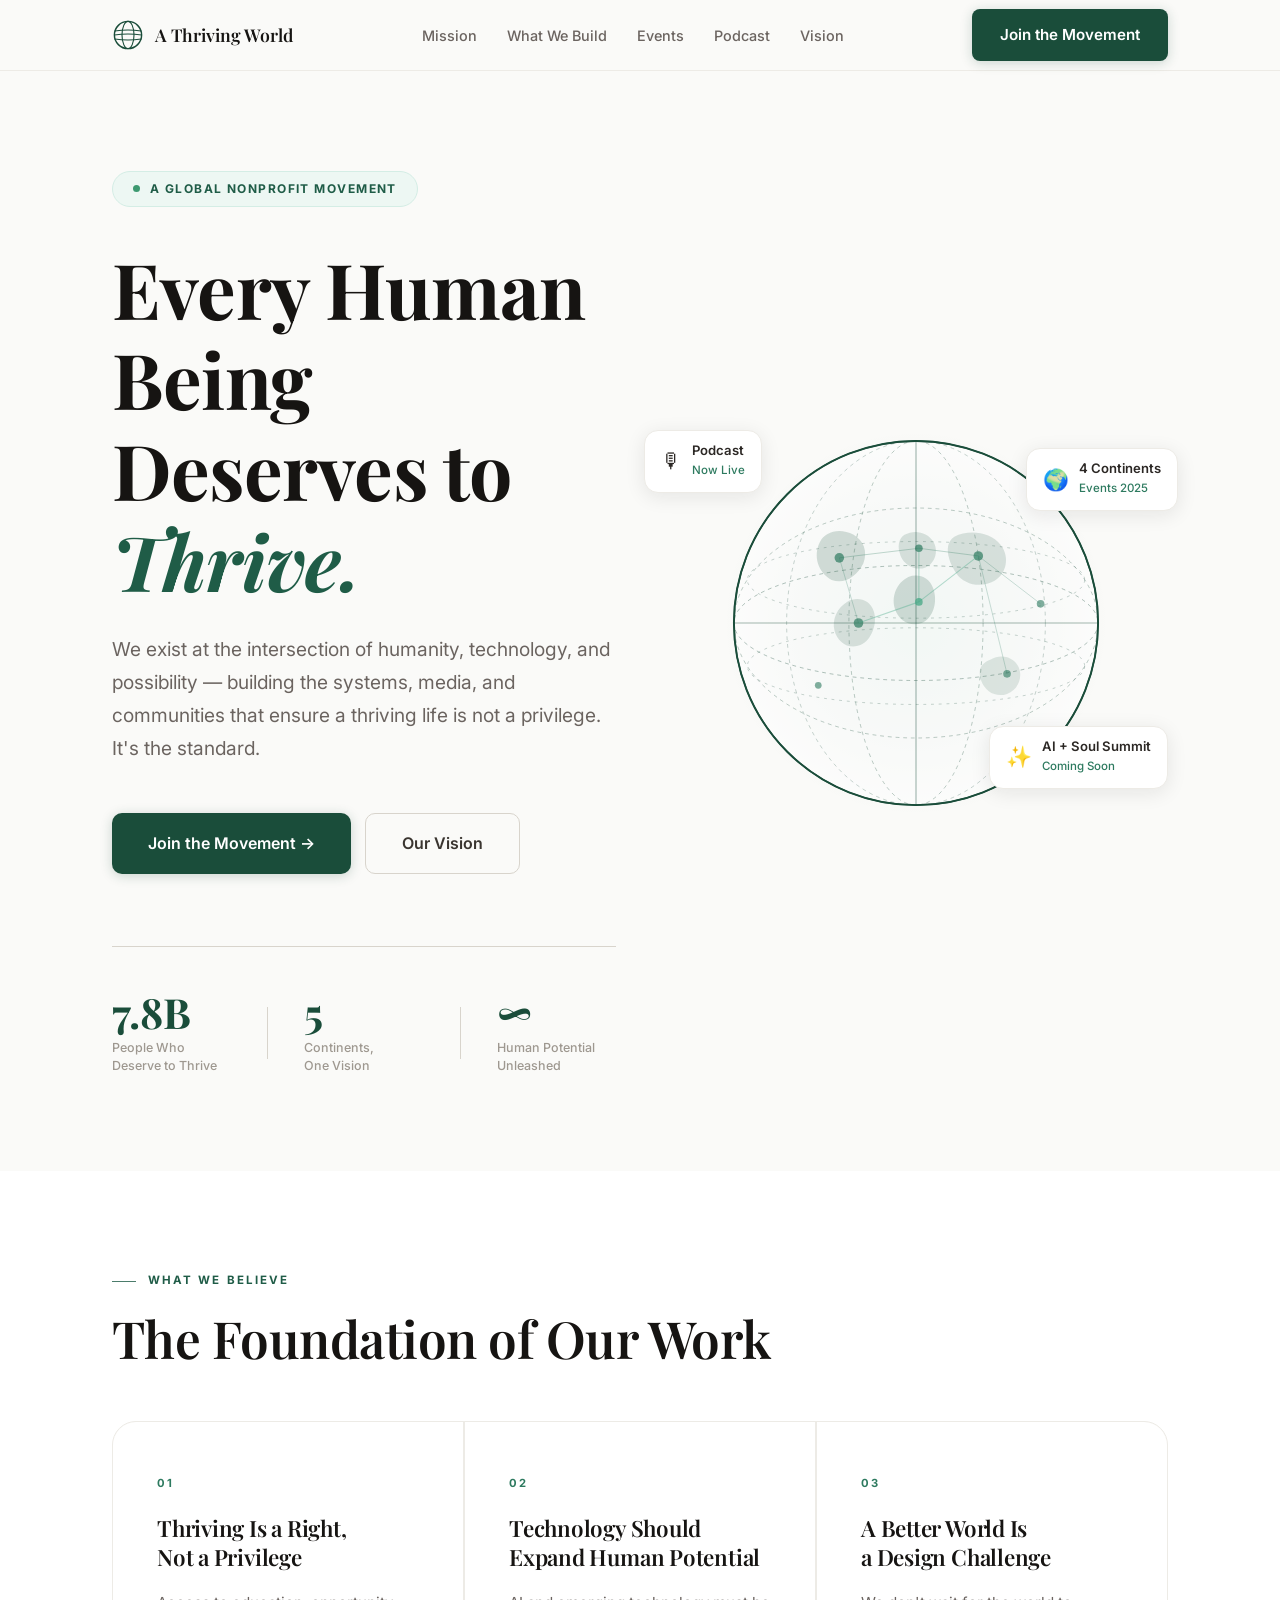
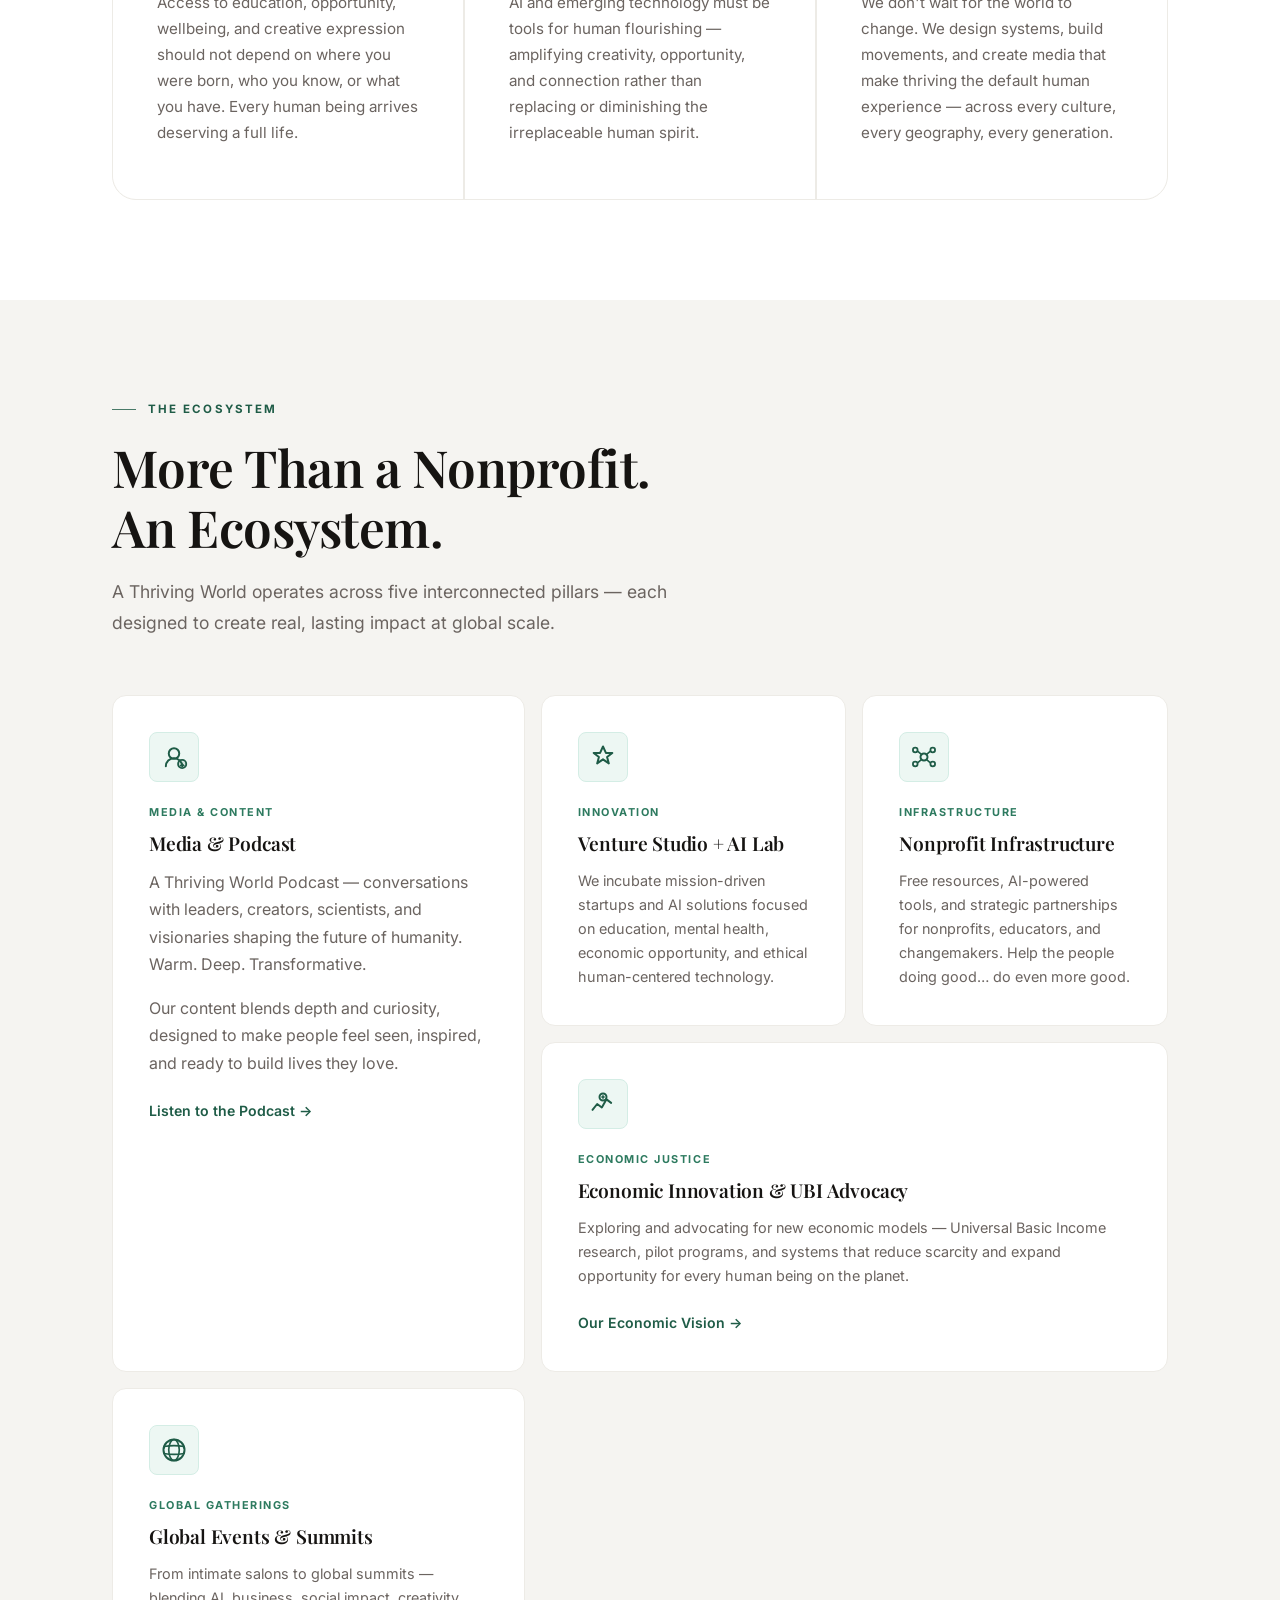
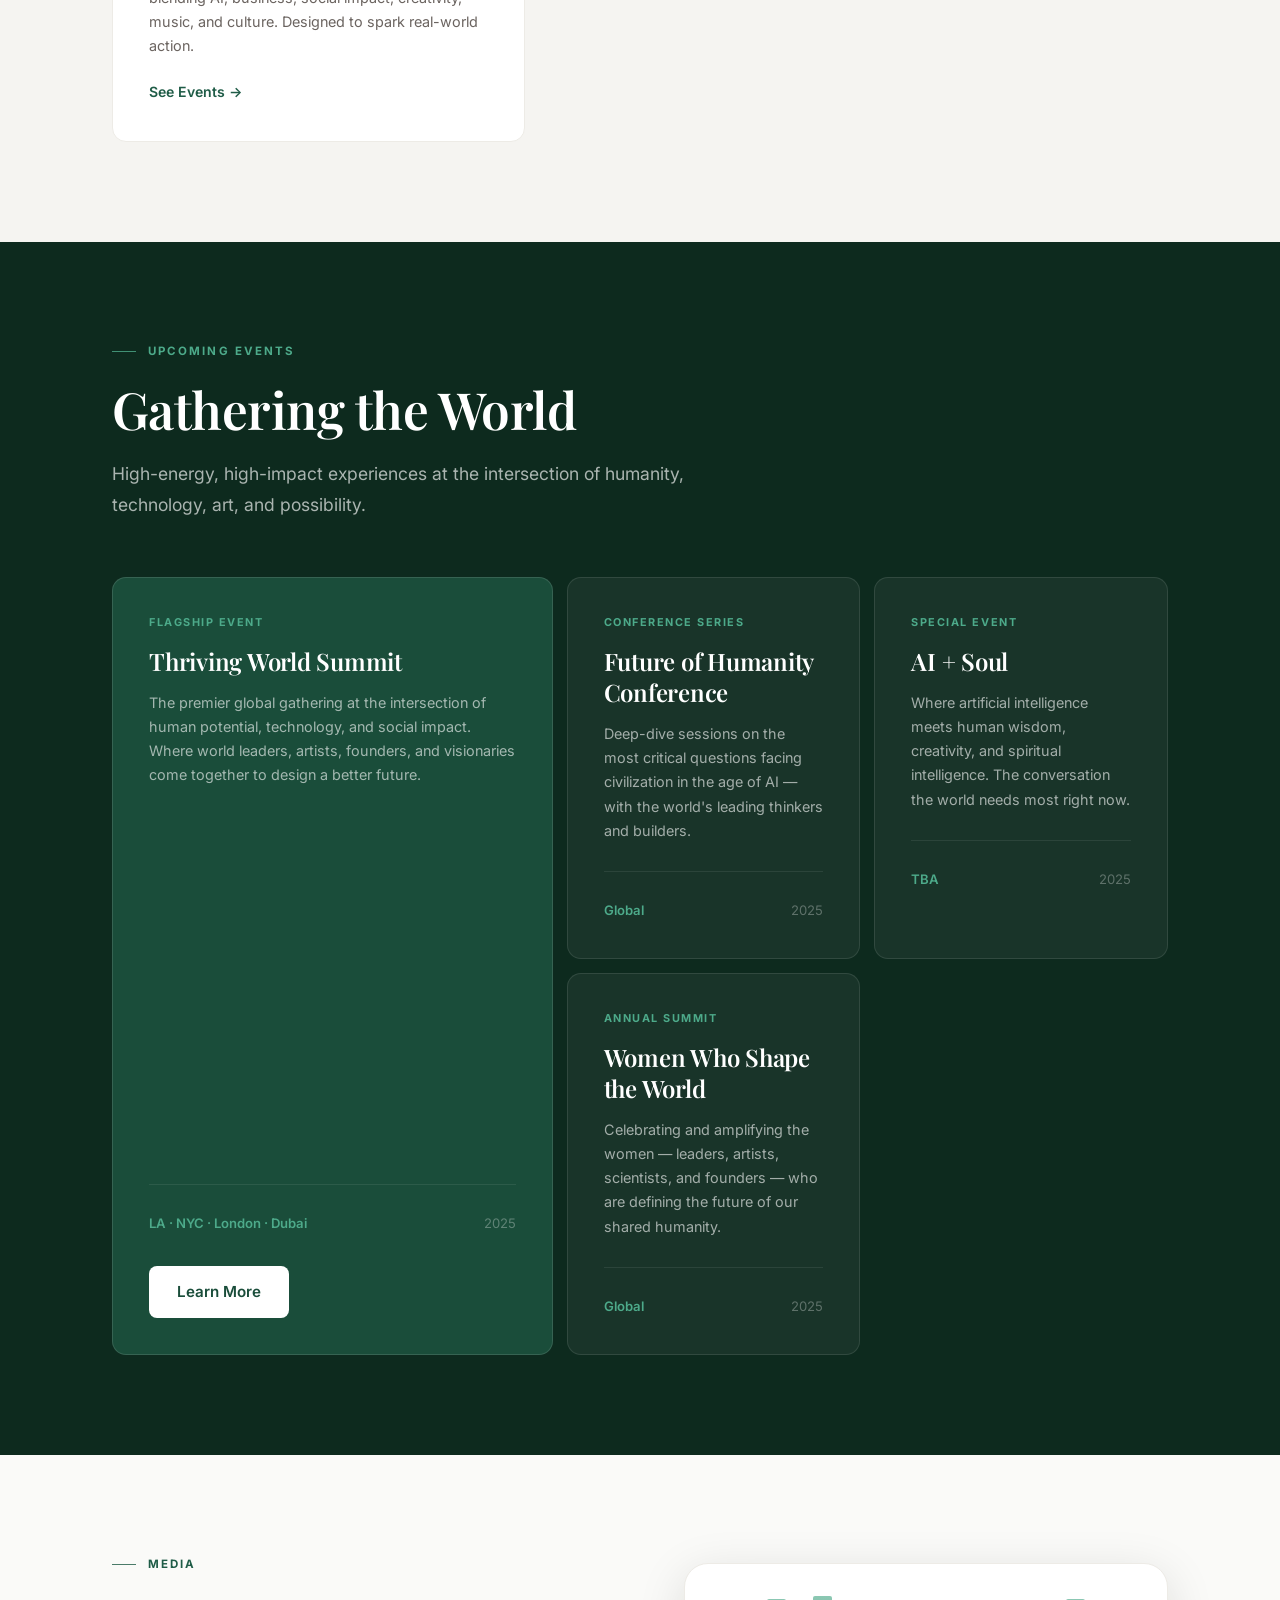
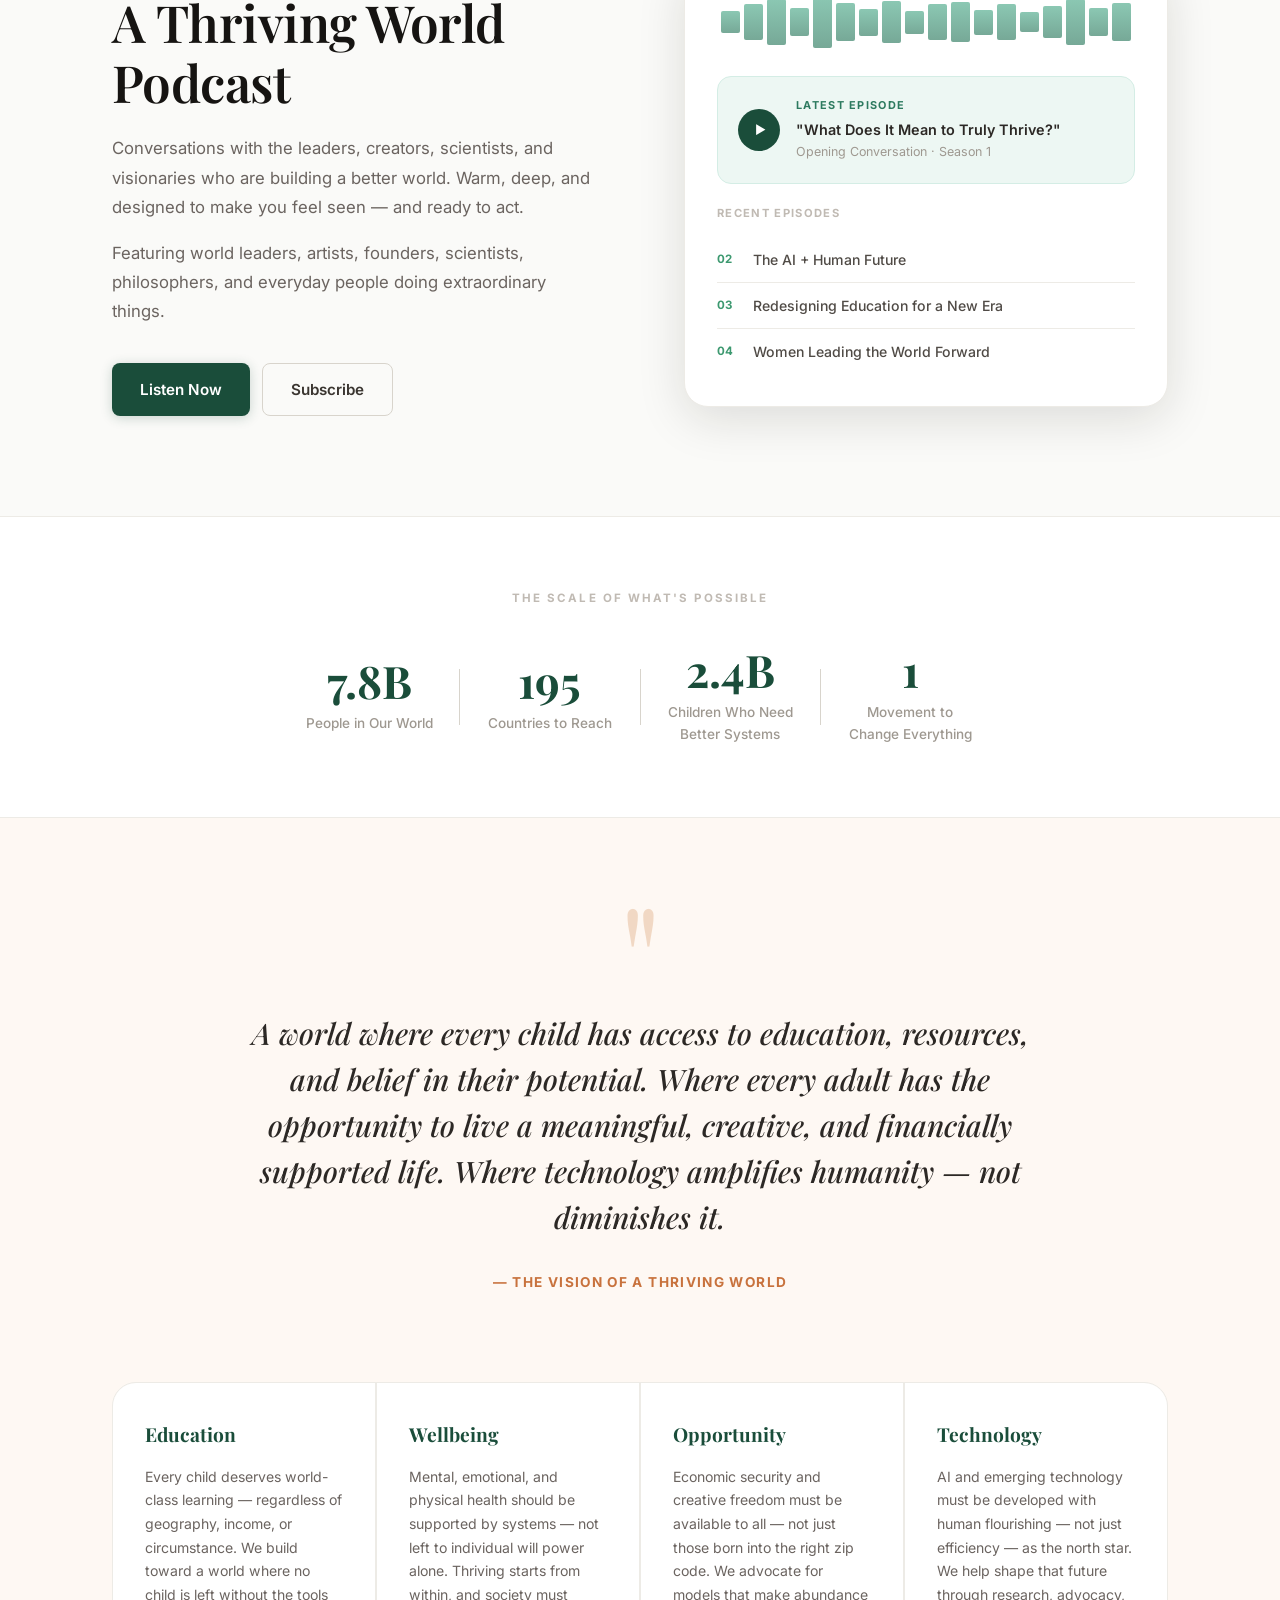
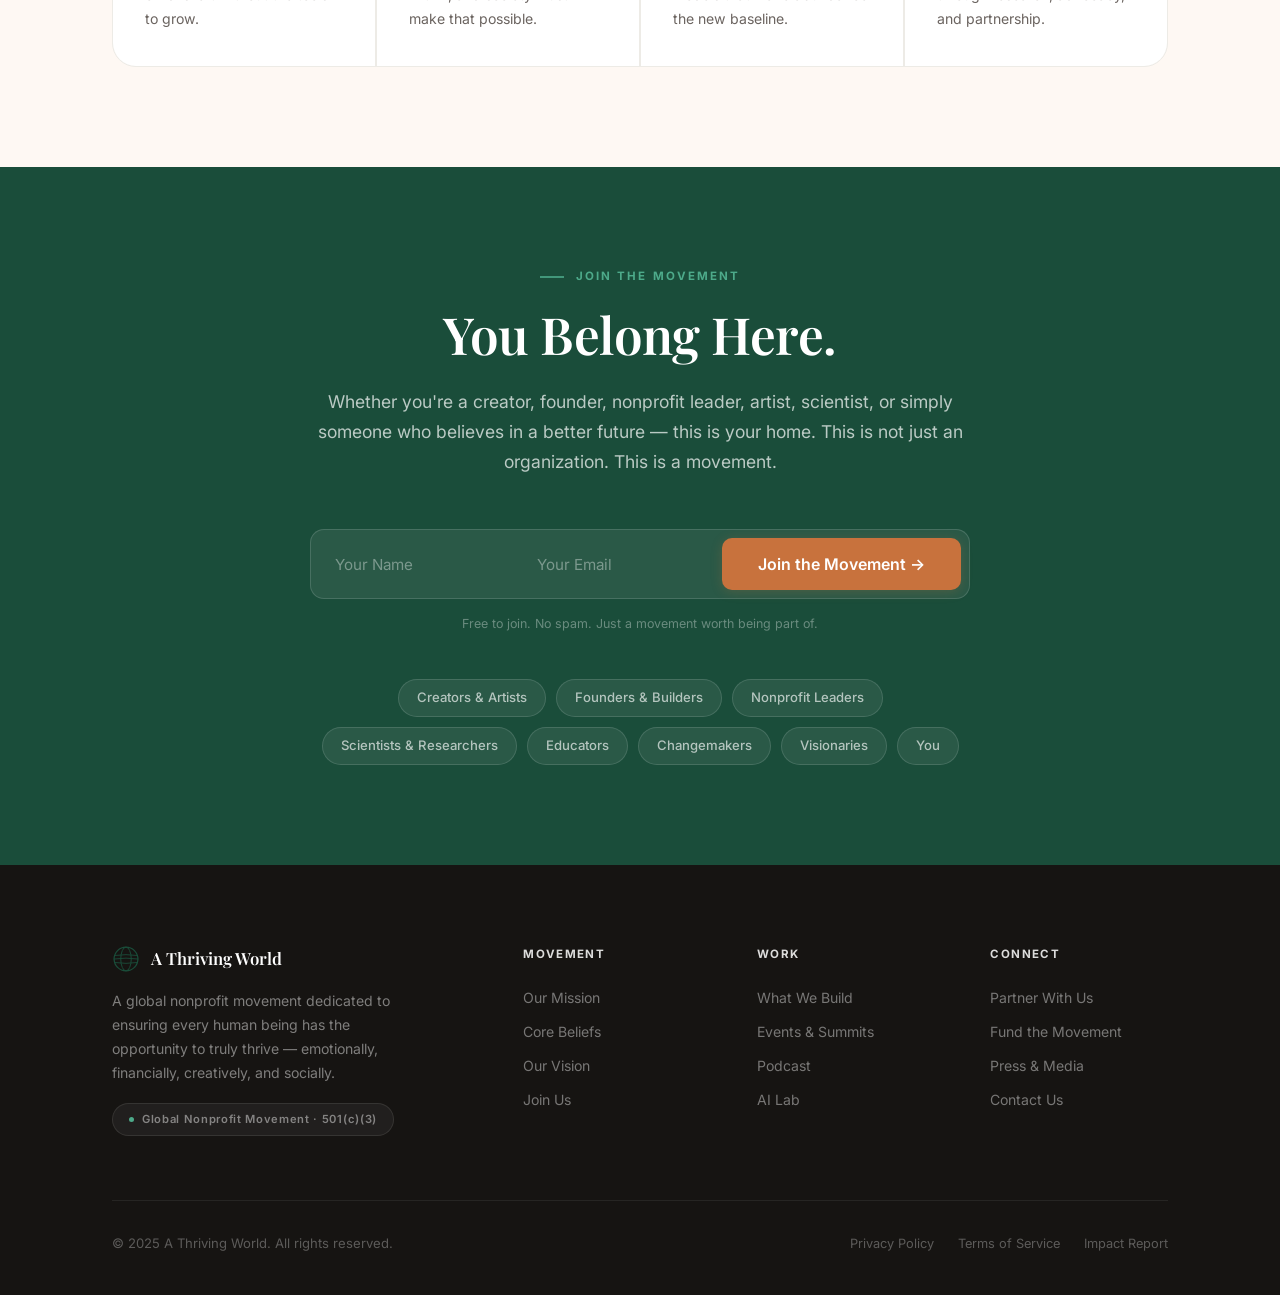
<file: index.html>
<!DOCTYPE html>
<html lang="en">
<head>
  <meta charset="UTF-8" />
  <meta name="viewport" content="width=device-width, initial-scale=1.0" />
  <title>A Thriving World — A Global Movement for Human Flourishing</title>
  <meta name="description" content="A Thriving World is a global nonprofit movement dedicated to one bold idea: that every human being deserves the opportunity not just to survive—but to truly thrive." />
  <meta property="og:title" content="A Thriving World — A Global Movement for Human Flourishing" />
  <meta property="og:description" content="We exist at the intersection of humanity, technology, and possibility — building systems, media, and communities that ensure a thriving life is the standard." />
  <meta property="og:type" content="website" />
  <link rel="stylesheet" href="thriving-world.css" />
  <link rel="icon" href="thriving-world-logo.svg" type="image/svg+xml" />
</head>
<body>

<!-- ─── Navigation ─── -->
<nav class="nav">
  <div class="container">
    <div class="nav-inner">
      <a href="/" class="nav-logo">
        <img src="thriving-world-logo.svg" class="logo-icon" width="32" height="32" alt="A Thriving World" />
        A Thriving World
      </a>
      <ul class="nav-links">
        <li><a href="#mission">Mission</a></li>
        <li><a href="#ecosystem">What We Build</a></li>
        <li><a href="#events">Events</a></li>
        <li><a href="#podcast">Podcast</a></li>
        <li><a href="#vision">Vision</a></li>
      </ul>
      <div class="nav-cta">
        <a href="#join" class="btn btn-primary">Join the Movement</a>
        <button class="hamburger" id="hamburger" aria-label="Open menu">
          <span></span><span></span><span></span>
        </button>
      </div>
    </div>
  </div>
  <div class="mobile-menu" id="mobileMenu">
    <a href="#mission">Mission</a>
    <a href="#ecosystem">What We Build</a>
    <a href="#events">Events</a>
    <a href="#podcast">Podcast</a>
    <a href="#vision">Vision</a>
    <a href="#join" class="btn btn-primary">Join the Movement</a>
  </div>
</nav>

<!-- ─── Hero ─── -->
<section class="hero" id="hero">
  <div class="container">
    <div class="hero-inner">
      <div class="hero-content">
        <div class="hero-eyebrow">
          <span class="pulse-dot"></span>
          A Global Nonprofit Movement
        </div>
        <h1>Every Human Being<br>Deserves to <span class="hero-highlight">Thrive.</span></h1>
        <p class="hero-desc">
          We exist at the intersection of humanity, technology, and possibility — building the systems, media, and communities that ensure a thriving life is not a privilege. It's the standard.
        </p>
        <div class="hero-actions">
          <a href="#join" class="btn btn-primary btn-lg">Join the Movement →</a>
          <a href="#mission" class="btn btn-outline btn-lg">Our Vision</a>
        </div>
        <div class="hero-stats">
          <div class="hero-stat">
            <div class="stat-number">7.8B</div>
            <div class="stat-label">People Who<br>Deserve to Thrive</div>
          </div>
          <div class="stat-divider"></div>
          <div class="hero-stat">
            <div class="stat-number">5</div>
            <div class="stat-label">Continents,<br>One Vision</div>
          </div>
          <div class="stat-divider"></div>
          <div class="hero-stat">
            <div class="stat-number">∞</div>
            <div class="stat-label">Human Potential<br>Unleashed</div>
          </div>
        </div>
      </div>

      <!-- Hero Globe Visual -->
      <div class="hero-visual" aria-hidden="true">
        <svg class="hero-globe-svg" viewBox="0 0 480 480" fill="none" xmlns="http://www.w3.org/2000/svg">
          <!-- Glow -->
          <circle cx="240" cy="240" r="200" fill="url(#globeGlow)" opacity="0.5"/>
          <!-- Main globe circle -->
          <circle cx="240" cy="240" r="190" stroke="#1A4D3A" stroke-width="1.5" fill="white" fill-opacity="0.6"/>
          <!-- Latitude lines -->
          <ellipse cx="240" cy="240" rx="190" ry="60" stroke="#1A4D3A" stroke-width="1" stroke-dasharray="4 4" opacity="0.35"/>
          <ellipse cx="240" cy="240" rx="190" ry="120" stroke="#1A4D3A" stroke-width="1" stroke-dasharray="4 4" opacity="0.3"/>
          <line x1="50" y1="240" x2="430" y2="240" stroke="#1A4D3A" stroke-width="1.2" opacity="0.4"/>
          <ellipse cx="240" cy="195" rx="176" ry="40" stroke="#1A4D3A" stroke-width="1" stroke-dasharray="3 5" opacity="0.25"/>
          <ellipse cx="240" cy="285" rx="176" ry="40" stroke="#1A4D3A" stroke-width="1" stroke-dasharray="3 5" opacity="0.25"/>
          <!-- Meridian lines -->
          <ellipse cx="240" cy="240" rx="70" ry="190" stroke="#1A4D3A" stroke-width="1" stroke-dasharray="4 4" opacity="0.3"/>
          <ellipse cx="240" cy="240" rx="135" ry="190" stroke="#1A4D3A" stroke-width="1" stroke-dasharray="4 4" opacity="0.25"/>
          <line x1="240" y1="50" x2="240" y2="430" stroke="#1A4D3A" stroke-width="1.2" opacity="0.4"/>
          <!-- Continent shapes (abstract) -->
          <!-- North America -->
          <path d="M140 155 C145 145 160 140 175 148 C185 154 190 165 185 178 C178 192 165 200 152 195 C138 188 132 170 140 155Z" fill="#1A4D3A" opacity="0.18"/>
          <!-- Europe/Africa -->
          <path d="M228 148 C238 142 252 145 258 155 C264 165 260 178 250 182 C240 186 228 180 224 170 C220 160 222 152 228 148Z" fill="#1A4D3A" opacity="0.15"/>
          <path d="M232 192 C242 188 254 192 258 204 C263 218 258 235 246 240 C234 244 222 238 218 225 C214 212 220 198 232 192Z" fill="#1A4D3A" opacity="0.18"/>
          <!-- Asia -->
          <path d="M280 150 C295 142 318 145 328 158 C338 170 335 188 322 196 C308 204 290 200 282 188 C274 176 268 158 280 150Z" fill="#1A4D3A" opacity="0.15"/>
          <!-- Australia -->
          <path d="M318 278 C328 272 342 275 347 286 C352 297 346 310 335 314 C324 318 312 312 308 300 C304 288 308 282 318 278Z" fill="#1A4D3A" opacity="0.13"/>
          <!-- South America -->
          <path d="M168 218 C178 212 192 215 196 228 C200 240 194 258 182 263 C170 268 158 260 155 248 C152 236 158 224 168 218Z" fill="#1A4D3A" opacity="0.15"/>
          <!-- Connection nodes (people around the world) -->
          <circle cx="160" cy="172" r="5" fill="#2D7A5F" opacity="0.7"/>
          <circle cx="243" cy="162" r="4" fill="#2D7A5F" opacity="0.7"/>
          <circle cx="305" cy="170" r="5" fill="#2D7A5F" opacity="0.7"/>
          <circle cx="335" cy="293" r="4" fill="#2D7A5F" opacity="0.6"/>
          <circle cx="180" cy="240" r="5" fill="#2D7A5F" opacity="0.7"/>
          <circle cx="243" cy="218" r="4" fill="#4DAA8A" opacity="0.8"/>
          <circle cx="138" cy="305" r="3.5" fill="#2D7A5F" opacity="0.6"/>
          <circle cx="370" cy="220" r="4" fill="#2D7A5F" opacity="0.6"/>
          <!-- Connection lines between nodes -->
          <line x1="160" y1="172" x2="243" y2="162" stroke="#2D7A5F" stroke-width="1" opacity="0.3"/>
          <line x1="243" y1="162" x2="305" y2="170" stroke="#2D7A5F" stroke-width="1" opacity="0.3"/>
          <line x1="160" y1="172" x2="180" y2="240" stroke="#2D7A5F" stroke-width="1" opacity="0.25"/>
          <line x1="305" y1="170" x2="335" y2="293" stroke="#2D7A5F" stroke-width="1" opacity="0.25"/>
          <line x1="243" y1="218" x2="180" y2="240" stroke="#4DAA8A" stroke-width="1.2" opacity="0.4"/>
          <line x1="243" y1="218" x2="305" y2="170" stroke="#4DAA8A" stroke-width="1.2" opacity="0.4"/>
          <line x1="243" y1="218" x2="243" y2="162" stroke="#4DAA8A" stroke-width="1.2" opacity="0.35"/>
          <line x1="305" y1="170" x2="370" y2="220" stroke="#2D7A5F" stroke-width="1" opacity="0.25"/>
          <!-- Globe outer ring -->
          <circle cx="240" cy="240" r="190" stroke="#1A4D3A" stroke-width="2" fill="none"/>
          <!-- Defs -->
          <defs>
            <radialGradient id="globeGlow" cx="50%" cy="50%" r="50%">
              <stop offset="0%" stop-color="#4DAA8A" stop-opacity="0.3"/>
              <stop offset="100%" stop-color="#1A4D3A" stop-opacity="0"/>
            </radialGradient>
          </defs>
        </svg>

        <!-- Floating cards around the globe -->
        <div class="hero-float-card hero-float-card--tl">
          <div class="hfc-icon">🎙</div>
          <div class="hfc-text">
            <div class="hfc-label">Podcast</div>
            <div class="hfc-sub">Now Live</div>
          </div>
        </div>
        <div class="hero-float-card hero-float-card--tr">
          <div class="hfc-icon">🌍</div>
          <div class="hfc-text">
            <div class="hfc-label">4 Continents</div>
            <div class="hfc-sub">Events 2025</div>
          </div>
        </div>
        <div class="hero-float-card hero-float-card--br">
          <div class="hfc-icon">✨</div>
          <div class="hfc-text">
            <div class="hfc-label">AI + Soul Summit</div>
            <div class="hfc-sub">Coming Soon</div>
          </div>
        </div>
      </div>
    </div>
  </div>
</section>

<!-- ─── Mission / Beliefs ─── -->
<section class="beliefs" id="mission">
  <div class="container">
    <div class="section-eyebrow">What We Believe</div>
    <h2 class="section-title">The Foundation of Our Work</h2>
    <div class="beliefs-grid">
      <div class="belief-card">
        <div class="belief-number">01</div>
        <h3>Thriving Is a Right,<br>Not a Privilege</h3>
        <p>Access to education, opportunity, wellbeing, and creative expression should not depend on where you were born, who you know, or what you have. Every human being arrives deserving a full life.</p>
      </div>
      <div class="belief-card">
        <div class="belief-number">02</div>
        <h3>Technology Should<br>Expand Human Potential</h3>
        <p>AI and emerging technology must be tools for human flourishing — amplifying creativity, opportunity, and connection rather than replacing or diminishing the irreplaceable human spirit.</p>
      </div>
      <div class="belief-card">
        <div class="belief-number">03</div>
        <h3>A Better World Is<br>a Design Challenge</h3>
        <p>We don't wait for the world to change. We design systems, build movements, and create media that make thriving the default human experience — across every culture, every geography, every generation.</p>
      </div>
    </div>
  </div>
</section>

<!-- ─── What We're Building ─── -->
<section class="ecosystem" id="ecosystem">
  <div class="container">
    <div class="section-eyebrow">The Ecosystem</div>
    <h2 class="section-title">More Than a Nonprofit.<br>An Ecosystem.</h2>
    <p class="section-desc">A Thriving World operates across five interconnected pillars — each designed to create real, lasting impact at global scale.</p>
    <div class="ecosystem-grid">

      <!-- Tall card: Media & Podcast -->
      <div class="eco-card eco-card--tall">
        <div class="eco-icon">
          <svg viewBox="0 0 24 24" fill="none" xmlns="http://www.w3.org/2000/svg">
            <circle cx="12" cy="9" r="4.5" stroke="currentColor" stroke-width="1.7"/>
            <path d="M5 20c0-3.866 3.134-7 7-7s7 3.134 7 7" stroke="currentColor" stroke-width="1.7" stroke-linecap="round"/>
            <circle cx="19" cy="18" r="3.5" fill="currentColor" fill-opacity="0.12" stroke="currentColor" stroke-width="1.6"/>
            <path d="M17.5 19.5l1.5-1.5 1.5 1.5" stroke="currentColor" stroke-width="1.3" stroke-linecap="round" stroke-linejoin="round"/>
          </svg>
        </div>
        <div class="eco-tag">Media &amp; Content</div>
        <h3>Media &amp; Podcast</h3>
        <p>A Thriving World Podcast — conversations with leaders, creators, scientists, and visionaries shaping the future of humanity. Warm. Deep. Transformative.</p>
        <p style="margin-top:16px;">Our content blends depth and curiosity, designed to make people feel seen, inspired, and ready to build lives they love.</p>
        <a href="#podcast" class="eco-link">Listen to the Podcast →</a>
      </div>

      <!-- Venture Studio -->
      <div class="eco-card">
        <div class="eco-icon">
          <svg viewBox="0 0 24 24" fill="none" xmlns="http://www.w3.org/2000/svg">
            <path d="M12 3l2.5 5.5H20l-4.5 3.5 1.5 5.5L12 14l-5 3.5 1.5-5.5L4 8.5h5.5L12 3z" stroke="currentColor" stroke-width="1.7" stroke-linejoin="round"/>
          </svg>
        </div>
        <div class="eco-tag">Innovation</div>
        <h3>Venture Studio + AI Lab</h3>
        <p>We incubate mission-driven startups and AI solutions focused on education, mental health, economic opportunity, and ethical human-centered technology.</p>
      </div>

      <!-- Nonprofit Infrastructure -->
      <div class="eco-card">
        <div class="eco-icon">
          <svg viewBox="0 0 24 24" fill="none" xmlns="http://www.w3.org/2000/svg">
            <circle cx="12" cy="12" r="3" stroke="currentColor" stroke-width="1.7"/>
            <circle cx="4.5" cy="6" r="2" stroke="currentColor" stroke-width="1.5"/>
            <circle cx="19.5" cy="6" r="2" stroke="currentColor" stroke-width="1.5"/>
            <circle cx="4.5" cy="18" r="2" stroke="currentColor" stroke-width="1.5"/>
            <circle cx="19.5" cy="18" r="2" stroke="currentColor" stroke-width="1.5"/>
            <path d="M6.5 7L10 10M14 10l3.5-3M14 14l3.5 3M10 14l-3.5 3" stroke="currentColor" stroke-width="1.4" stroke-linecap="round"/>
          </svg>
        </div>
        <div class="eco-tag">Infrastructure</div>
        <h3>Nonprofit Infrastructure</h3>
        <p>Free resources, AI-powered tools, and strategic partnerships for nonprofits, educators, and changemakers. Help the people doing good… do even more good.</p>
      </div>

      <!-- Economic Innovation — wide -->
      <div class="eco-card eco-card--wide">
        <div class="eco-icon">
          <svg viewBox="0 0 24 24" fill="none" xmlns="http://www.w3.org/2000/svg">
            <path d="M3 17l4-5 4 3 4-7 4 3" stroke="currentColor" stroke-width="1.7" stroke-linecap="round" stroke-linejoin="round"/>
            <circle cx="12" cy="6" r="3" stroke="currentColor" stroke-width="1.7"/>
            <path d="M11 6h2M12 5v2" stroke="currentColor" stroke-width="1.3" stroke-linecap="round"/>
          </svg>
        </div>
        <div class="eco-tag">Economic Justice</div>
        <h3>Economic Innovation &amp; UBI Advocacy</h3>
        <p>Exploring and advocating for new economic models — Universal Basic Income research, pilot programs, and systems that reduce scarcity and expand opportunity for every human being on the planet.</p>
        <a href="#vision" class="eco-link">Our Economic Vision →</a>
      </div>

      <!-- Global Events -->
      <div class="eco-card">
        <div class="eco-icon">
          <svg viewBox="0 0 24 24" fill="none" xmlns="http://www.w3.org/2000/svg">
            <circle cx="12" cy="12" r="9" stroke="currentColor" stroke-width="1.7"/>
            <ellipse cx="12" cy="12" rx="4.5" ry="9" stroke="currentColor" stroke-width="1.4"/>
            <path d="M3.5 9Q12 7.5 20.5 9" stroke="currentColor" stroke-width="1.3" stroke-linecap="round" fill="none"/>
            <path d="M3.5 15Q12 16.5 20.5 15" stroke="currentColor" stroke-width="1.3" stroke-linecap="round" fill="none"/>
          </svg>
        </div>
        <div class="eco-tag">Global Gatherings</div>
        <h3>Global Events &amp; Summits</h3>
        <p>From intimate salons to global summits — blending AI, business, social impact, creativity, music, and culture. Designed to spark real-world action.</p>
        <a href="#events" class="eco-link">See Events →</a>
      </div>

    </div>
  </div>
</section>

<!-- ─── Global Events ─── -->
<section class="events" id="events">
  <div class="container">
    <div class="section-eyebrow light">Upcoming Events</div>
    <h2 class="section-title light">Gathering the World</h2>
    <p class="section-desc light">High-energy, high-impact experiences at the intersection of humanity, technology, art, and possibility.</p>
    <div class="events-grid">

      <div class="event-card event-card--featured">
        <div class="event-label">Flagship Event</div>
        <h3>Thriving World Summit</h3>
        <p>The premier global gathering at the intersection of human potential, technology, and social impact. Where world leaders, artists, founders, and visionaries come together to design a better future.</p>
        <div class="event-meta">
          <span class="event-cities">LA · NYC · London · Dubai</span>
          <span class="event-year">2025</span>
        </div>
        <a href="#join" class="btn btn-white">Learn More</a>
      </div>

      <div class="event-card">
        <div class="event-label">Conference Series</div>
        <h3>Future of Humanity Conference</h3>
        <p>Deep-dive sessions on the most critical questions facing civilization in the age of AI — with the world's leading thinkers and builders.</p>
        <div class="event-meta">
          <span class="event-cities">Global</span>
          <span class="event-year">2025</span>
        </div>
      </div>

      <div class="event-card">
        <div class="event-label">Special Event</div>
        <h3>AI + Soul</h3>
        <p>Where artificial intelligence meets human wisdom, creativity, and spiritual intelligence. The conversation the world needs most right now.</p>
        <div class="event-meta">
          <span class="event-cities">TBA</span>
          <span class="event-year">2025</span>
        </div>
      </div>

      <div class="event-card">
        <div class="event-label">Annual Summit</div>
        <h3>Women Who Shape the World</h3>
        <p>Celebrating and amplifying the women — leaders, artists, scientists, and founders — who are defining the future of our shared humanity.</p>
        <div class="event-meta">
          <span class="event-cities">Global</span>
          <span class="event-year">2025</span>
        </div>
      </div>

    </div>
  </div>
</section>

<!-- ─── Podcast ─── -->
<section class="podcast" id="podcast">
  <div class="container">
    <div class="podcast-inner">
      <div class="podcast-left">
        <div class="section-eyebrow">Media</div>
        <h2>A Thriving World<br>Podcast</h2>
        <p>Conversations with the leaders, creators, scientists, and visionaries who are building a better world. Warm, deep, and designed to make you feel seen — and ready to act.</p>
        <p>Featuring world leaders, artists, founders, scientists, philosophers, and everyday people doing extraordinary things.</p>
        <div class="podcast-actions">
          <a href="#join" class="btn btn-primary">Listen Now</a>
          <a href="#join" class="btn btn-outline">Subscribe</a>
        </div>
      </div>
      <div class="podcast-right">
        <div class="podcast-card">
          <div class="podcast-wave" aria-hidden="true">
            <div class="wave-bar" style="height:42%"></div>
            <div class="wave-bar" style="height:68%"></div>
            <div class="wave-bar" style="height:88%"></div>
            <div class="wave-bar" style="height:55%"></div>
            <div class="wave-bar" style="height:100%"></div>
            <div class="wave-bar" style="height:74%"></div>
            <div class="wave-bar" style="height:52%"></div>
            <div class="wave-bar" style="height:82%"></div>
            <div class="wave-bar" style="height:44%"></div>
            <div class="wave-bar" style="height:68%"></div>
            <div class="wave-bar" style="height:78%"></div>
            <div class="wave-bar" style="height:48%"></div>
            <div class="wave-bar" style="height:70%"></div>
            <div class="wave-bar" style="height:38%"></div>
            <div class="wave-bar" style="height:60%"></div>
            <div class="wave-bar" style="height:88%"></div>
            <div class="wave-bar" style="height:55%"></div>
            <div class="wave-bar" style="height:72%"></div>
          </div>
          <div class="podcast-now-playing">
            <div class="play-btn" role="button" aria-label="Play episode">▶</div>
            <div class="playing-info">
              <div class="playing-episode">Latest Episode</div>
              <div class="playing-title">"What Does It Mean to Truly Thrive?"</div>
              <div class="playing-guest">Opening Conversation · Season 1</div>
            </div>
          </div>
          <div class="podcast-recent">
            <div class="recent-label">Recent Episodes</div>
            <div class="recent-episode">
              <span class="ep-num">02</span>
              <span class="ep-title">The AI + Human Future</span>
            </div>
            <div class="recent-episode">
              <span class="ep-num">03</span>
              <span class="ep-title">Redesigning Education for a New Era</span>
            </div>
            <div class="recent-episode">
              <span class="ep-num">04</span>
              <span class="ep-title">Women Leading the World Forward</span>
            </div>
          </div>
        </div>
      </div>
    </div>
  </div>
</section>

<!-- ─── Credibility Bar ─── -->
<div class="credibility">
  <div class="container">
    <div class="credibility-inner">
      <div class="credibility-label">The Scale of What's Possible</div>
      <div class="credibility-stats">
        <div class="cred-stat">
          <div class="cred-num">7.8B</div>
          <div class="cred-label">People in Our World</div>
        </div>
        <div class="cred-divider"></div>
        <div class="cred-stat">
          <div class="cred-num">195</div>
          <div class="cred-label">Countries to Reach</div>
        </div>
        <div class="cred-divider"></div>
        <div class="cred-stat">
          <div class="cred-num">2.4B</div>
          <div class="cred-label">Children Who Need Better Systems</div>
        </div>
        <div class="cred-divider"></div>
        <div class="cred-stat">
          <div class="cred-num">1</div>
          <div class="cred-label">Movement to Change Everything</div>
        </div>
      </div>
    </div>
  </div>
</div>

<!-- ─── Vision ─── -->
<section class="vision-section" id="vision">
  <div class="container">
    <div class="vision-quote">
      <span class="quote-mark" aria-hidden="true">"</span>
      <blockquote>
        A world where every child has access to education, resources, and belief in their potential. Where every adult has the opportunity to live a meaningful, creative, and financially supported life. Where technology amplifies humanity — not diminishes it.
      </blockquote>
      <cite>— The Vision of A Thriving World</cite>
    </div>
    <div class="vision-pillars">
      <div class="v-pillar">
        <div class="v-pillar-label">Education</div>
        <p>Every child deserves world-class learning — regardless of geography, income, or circumstance. We build toward a world where no child is left without the tools to grow.</p>
      </div>
      <div class="v-pillar">
        <div class="v-pillar-label">Wellbeing</div>
        <p>Mental, emotional, and physical health should be supported by systems — not left to individual will power alone. Thriving starts from within, and society must make that possible.</p>
      </div>
      <div class="v-pillar">
        <div class="v-pillar-label">Opportunity</div>
        <p>Economic security and creative freedom must be available to all — not just those born into the right zip code. We advocate for models that make abundance the new baseline.</p>
      </div>
      <div class="v-pillar">
        <div class="v-pillar-label">Technology</div>
        <p>AI and emerging technology must be developed with human flourishing — not just efficiency — as the north star. We help shape that future through research, advocacy, and partnership.</p>
      </div>
    </div>
  </div>
</section>

<!-- ─── Join the Movement ─── -->
<section class="join-section" id="join">
  <div class="container">
    <div class="join-inner">
      <div class="section-eyebrow light">Join the Movement</div>
      <h2>You Belong Here.</h2>
      <p class="join-desc">Whether you're a creator, founder, nonprofit leader, artist, scientist, or simply someone who believes in a better future — this is your home. This is not just an organization. This is a movement.</p>
      <form class="join-form" id="joinForm">
        <div class="join-form-row">
          <input type="text" placeholder="Your Name" class="join-input" autocomplete="given-name" />
          <input type="email" placeholder="Your Email" class="join-input" required autocomplete="email" />
          <button type="submit" class="btn btn-amber btn-lg">Join the Movement →</button>
        </div>
        <p class="join-note">Free to join. No spam. Just a movement worth being part of.</p>
      </form>
      <div class="join-roles">
        <span class="role-pill">Creators &amp; Artists</span>
        <span class="role-pill">Founders &amp; Builders</span>
        <span class="role-pill">Nonprofit Leaders</span>
        <span class="role-pill">Scientists &amp; Researchers</span>
        <span class="role-pill">Educators</span>
        <span class="role-pill">Changemakers</span>
        <span class="role-pill">Visionaries</span>
        <span class="role-pill">You</span>
      </div>
    </div>
  </div>
</section>

<!-- ─── Footer ─── -->
<footer class="footer">
  <div class="container">
    <div class="footer-grid">
      <div class="footer-brand">
        <a href="/" class="footer-logo">
          <img src="thriving-world-logo.svg" class="footer-logo-icon" width="28" height="28" alt="A Thriving World" />
          A Thriving World
        </a>
        <p>A global nonprofit movement dedicated to ensuring every human being has the opportunity to truly thrive — emotionally, financially, creatively, and socially.</p>
        <div class="footer-badge">
          <span class="badge-dot"></span>
          Global Nonprofit Movement · 501(c)(3)
        </div>
      </div>
      <div class="footer-col">
        <h4>Movement</h4>
        <a href="#mission">Our Mission</a>
        <a href="#mission">Core Beliefs</a>
        <a href="#vision">Our Vision</a>
        <a href="#join">Join Us</a>
      </div>
      <div class="footer-col">
        <h4>Work</h4>
        <a href="#ecosystem">What We Build</a>
        <a href="#events">Events &amp; Summits</a>
        <a href="#podcast">Podcast</a>
        <a href="#ecosystem">AI Lab</a>
      </div>
      <div class="footer-col">
        <h4>Connect</h4>
        <a href="#join">Partner With Us</a>
        <a href="#join">Fund the Movement</a>
        <a href="#join">Press &amp; Media</a>
        <a href="mailto:hello@athrivingworld.org">Contact Us</a>
      </div>
    </div>
    <div class="footer-bottom">
      <div>© 2025 A Thriving World. All rights reserved.</div>
      <div class="footer-links">
        <a href="#">Privacy Policy</a>
        <a href="#">Terms of Service</a>
        <a href="#">Impact Report</a>
      </div>
    </div>
  </div>
</footer>

<script src="thriving-world.js"></script>
</body>
</html>
</file>
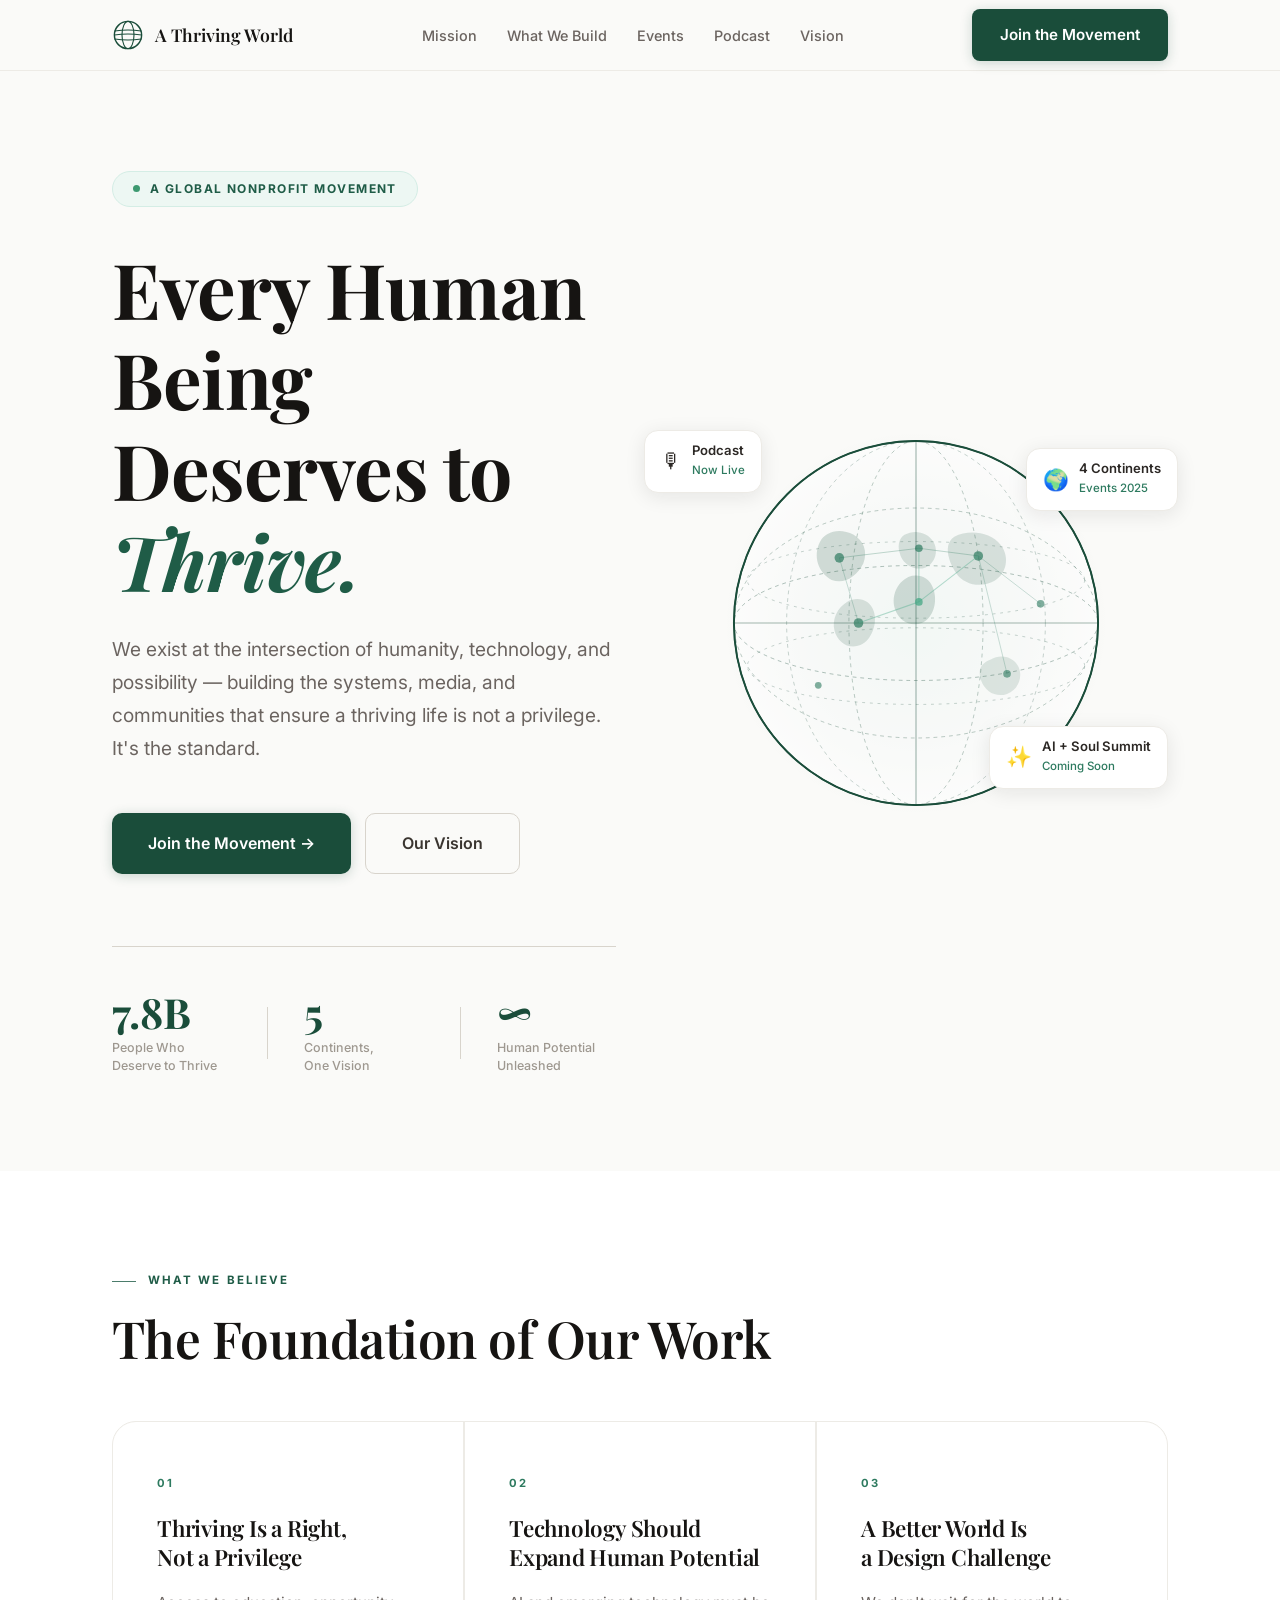
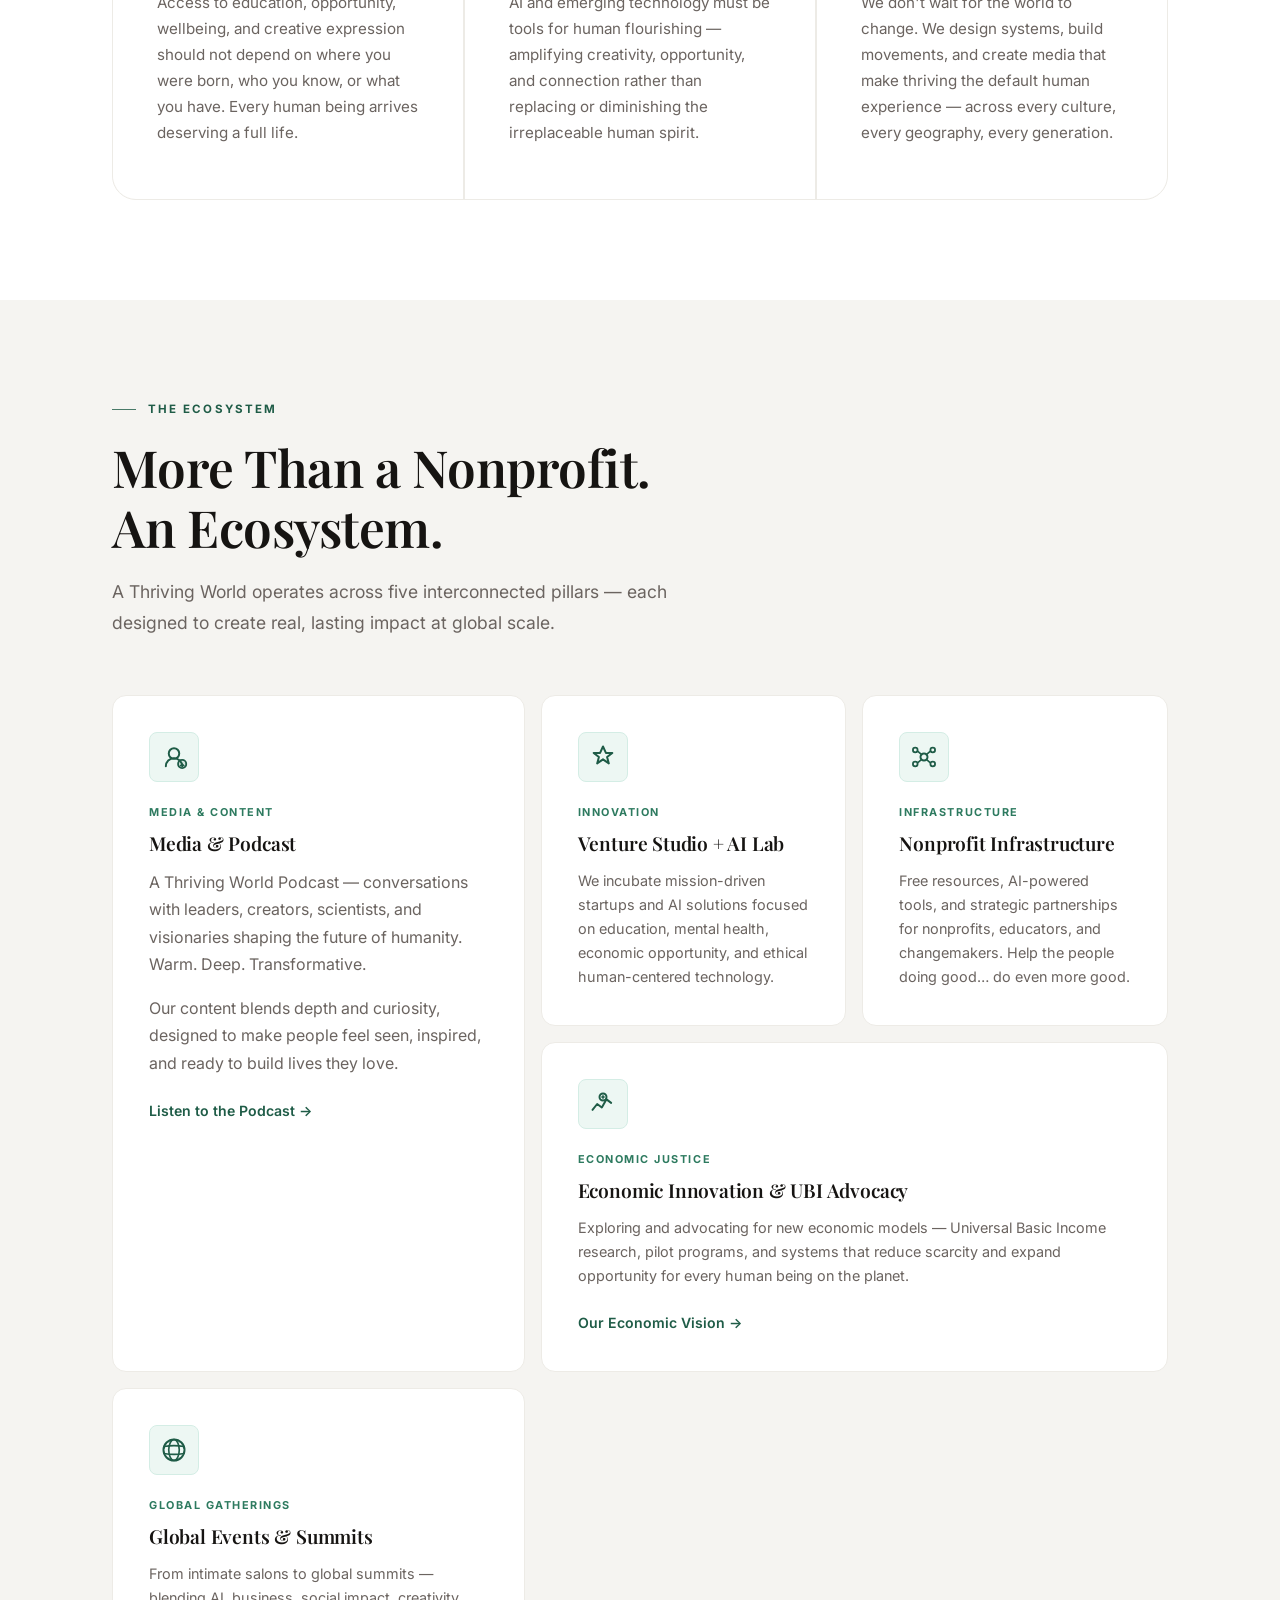
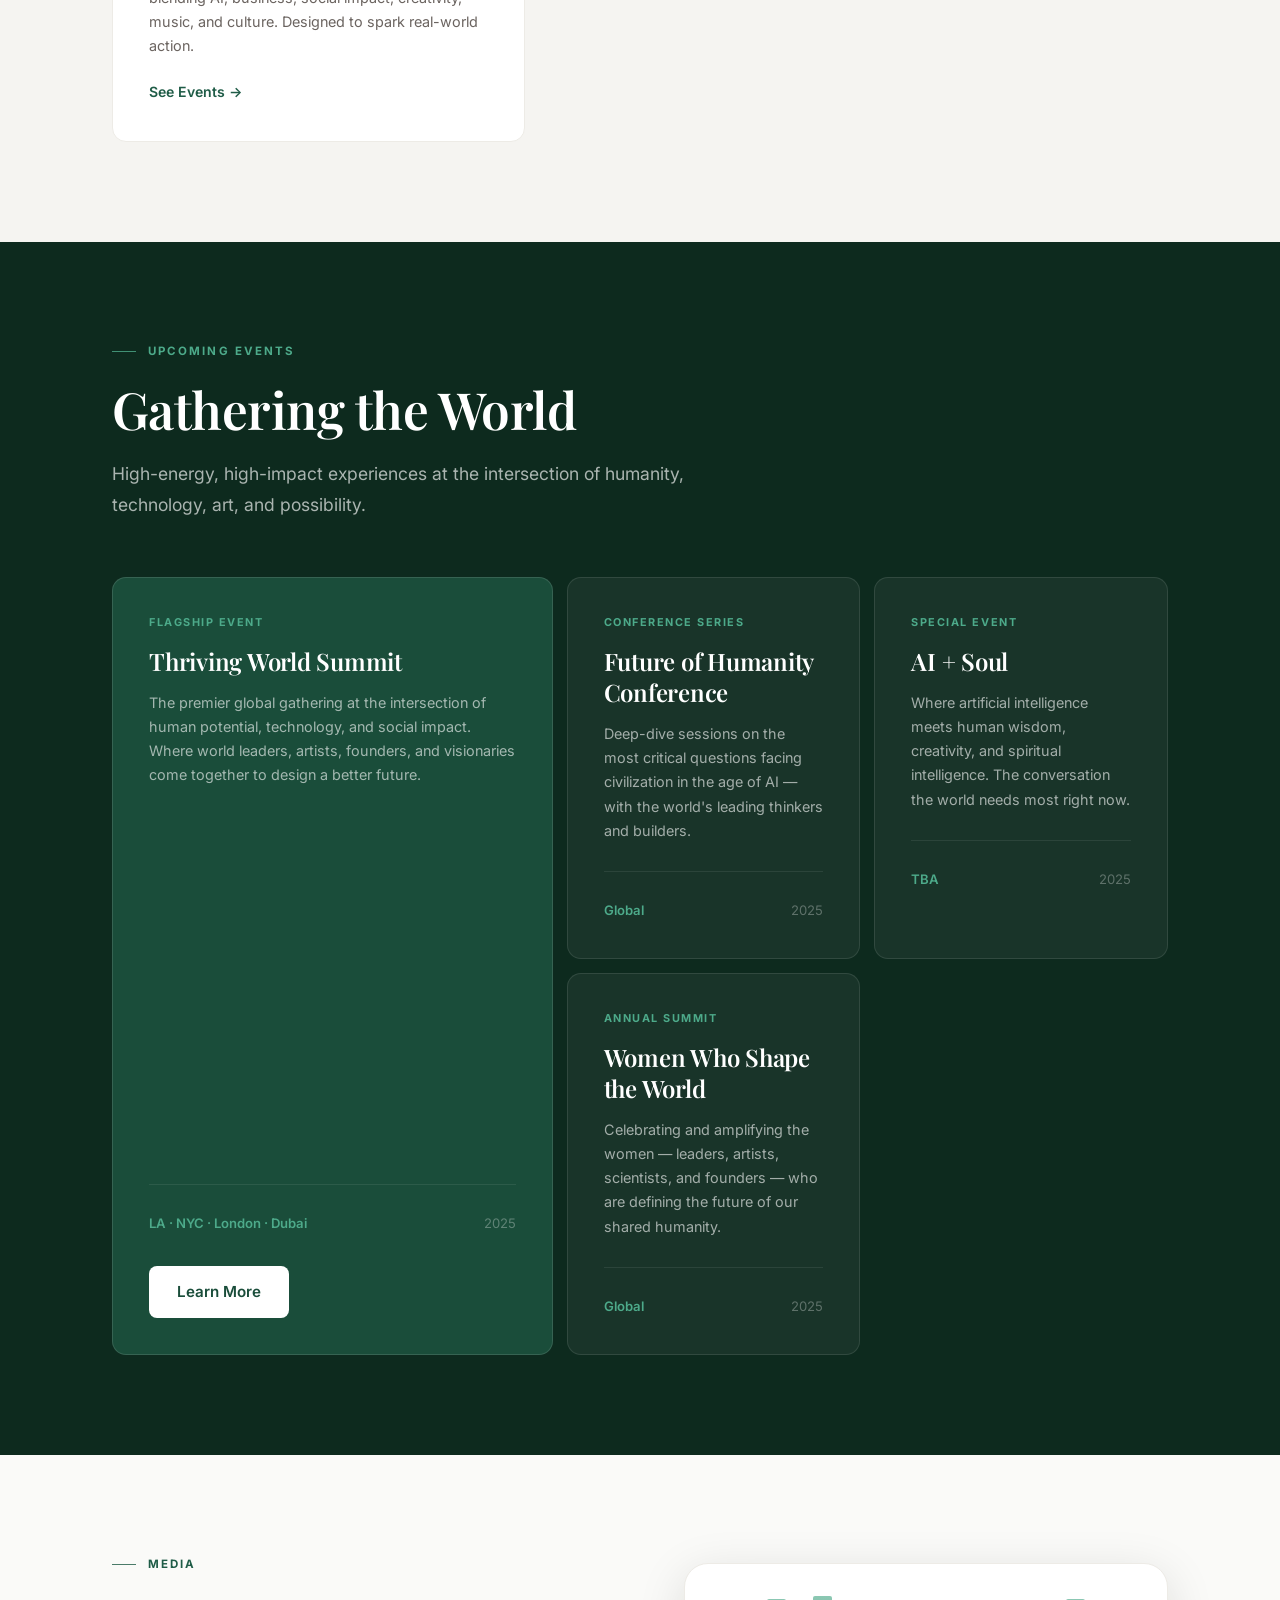
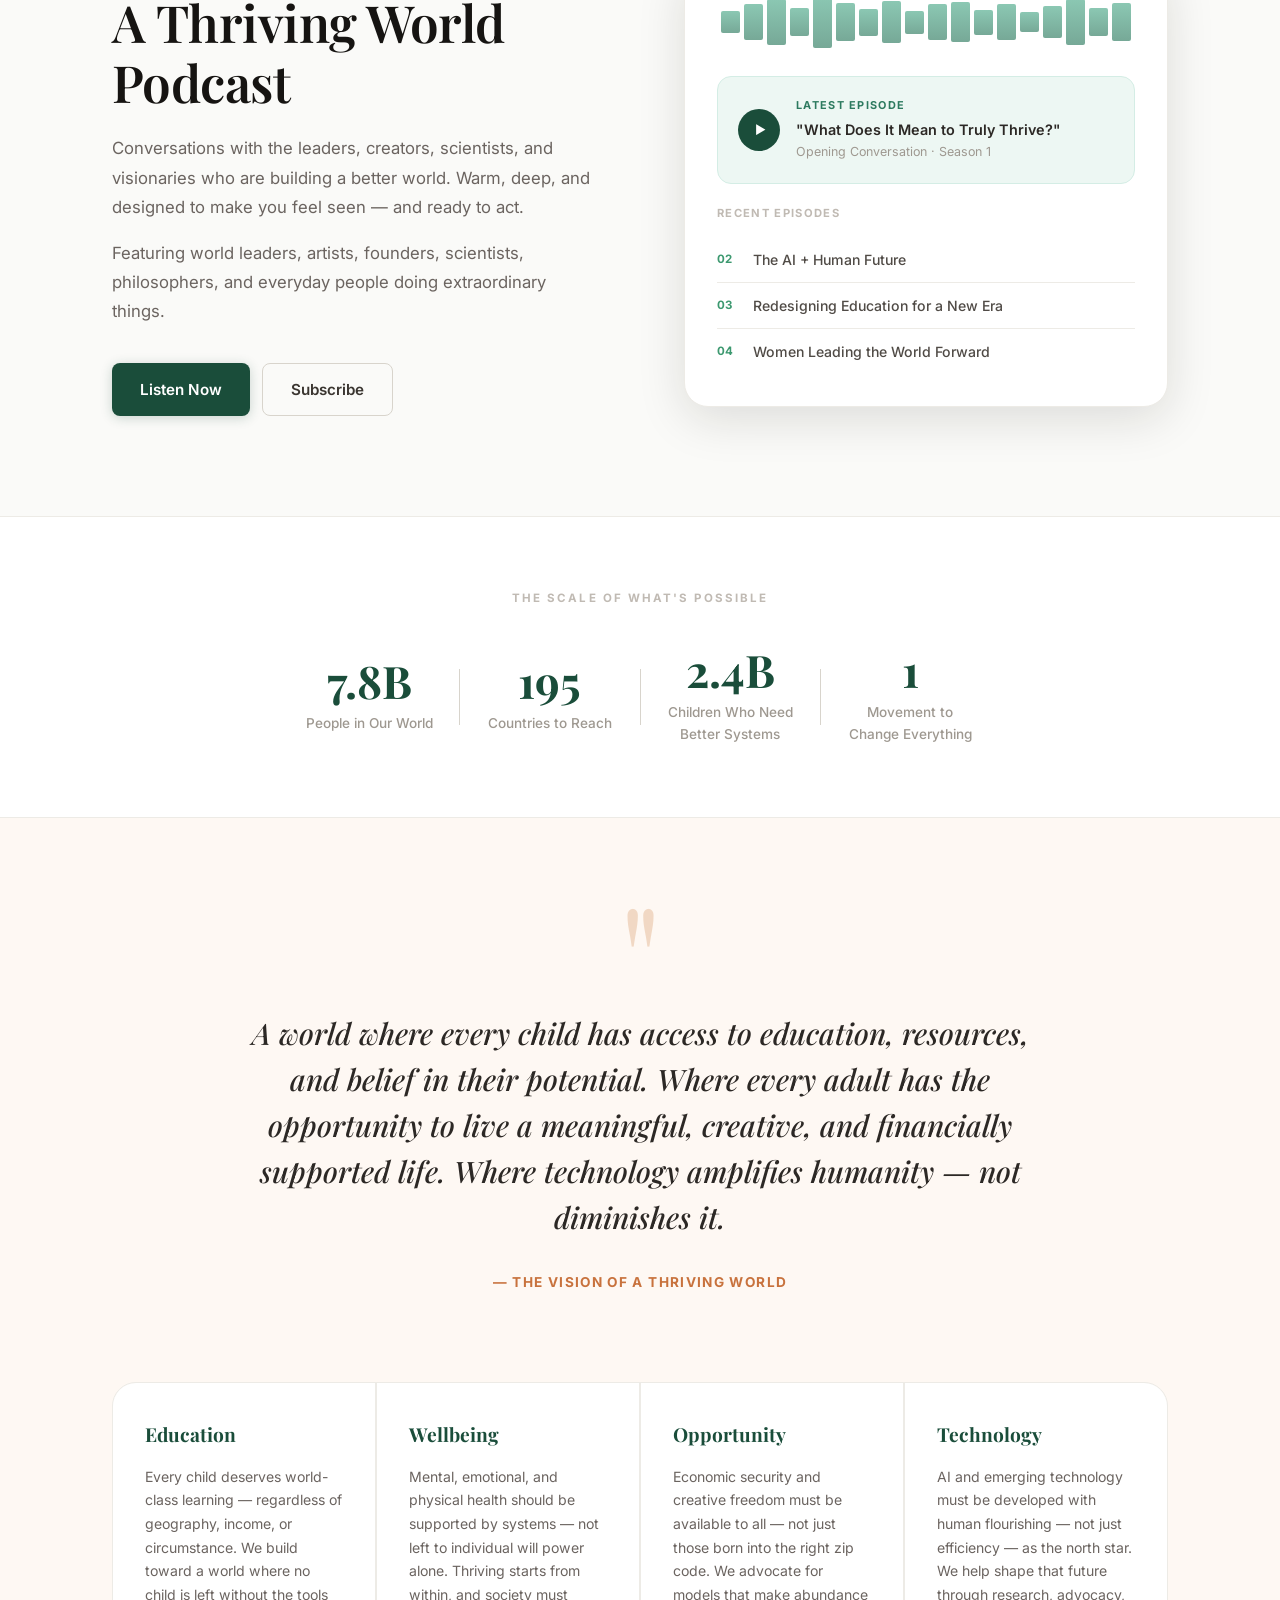
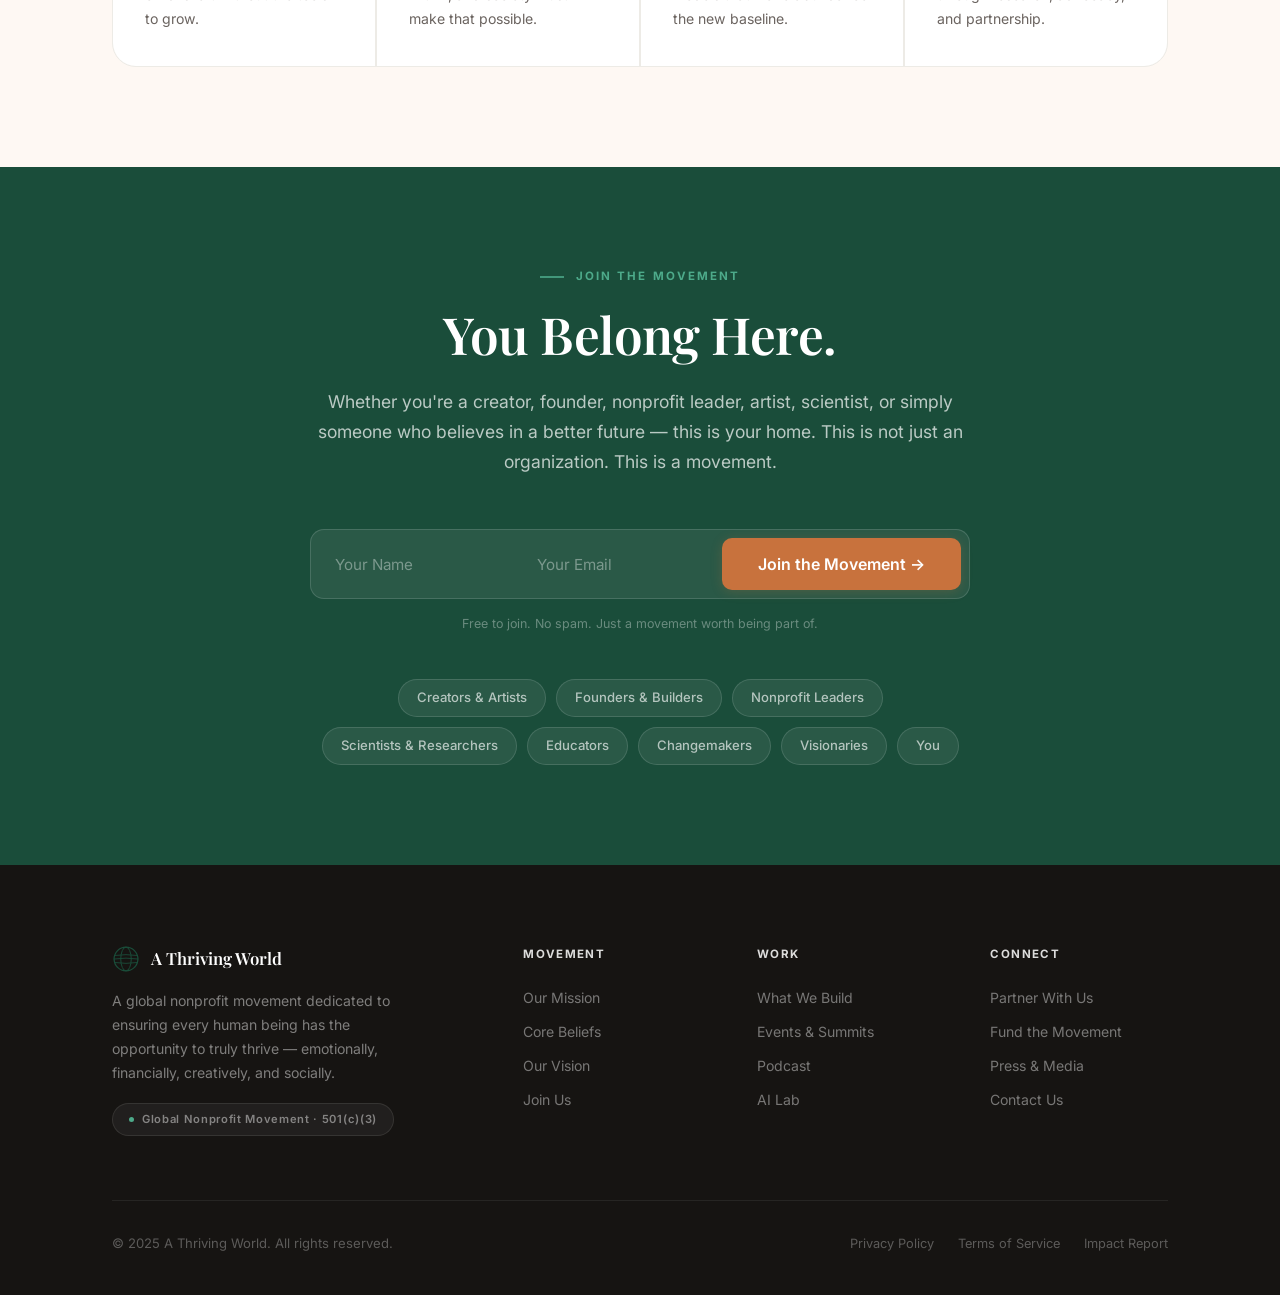
<file: thriving-world.html>
<!DOCTYPE html>
<html lang="en">
<head>
  <meta charset="UTF-8" />
  <meta name="viewport" content="width=device-width, initial-scale=1.0" />
  <title>A Thriving World — A Global Movement for Human Flourishing</title>
  <meta name="description" content="A Thriving World is a global nonprofit movement dedicated to one bold idea: that every human being deserves the opportunity not just to survive—but to truly thrive." />
  <meta property="og:title" content="A Thriving World — A Global Movement for Human Flourishing" />
  <meta property="og:description" content="We exist at the intersection of humanity, technology, and possibility — building systems, media, and communities that ensure a thriving life is the standard." />
  <meta property="og:type" content="website" />
  <link rel="stylesheet" href="thriving-world.css" />
  <link rel="icon" href="thriving-world-logo.svg" type="image/svg+xml" />
</head>
<body>

<!-- ─── Navigation ─── -->
<nav class="nav">
  <div class="container">
    <div class="nav-inner">
      <a href="thriving-world.html" class="nav-logo">
        <img src="thriving-world-logo.svg" class="logo-icon" width="32" height="32" alt="A Thriving World" />
        A Thriving World
      </a>
      <ul class="nav-links">
        <li><a href="#mission">Mission</a></li>
        <li><a href="#ecosystem">What We Build</a></li>
        <li><a href="#events">Events</a></li>
        <li><a href="#podcast">Podcast</a></li>
        <li><a href="#vision">Vision</a></li>
      </ul>
      <div class="nav-cta">
        <a href="#join" class="btn btn-primary">Join the Movement</a>
        <button class="hamburger" id="hamburger" aria-label="Open menu">
          <span></span><span></span><span></span>
        </button>
      </div>
    </div>
  </div>
  <div class="mobile-menu" id="mobileMenu">
    <a href="#mission">Mission</a>
    <a href="#ecosystem">What We Build</a>
    <a href="#events">Events</a>
    <a href="#podcast">Podcast</a>
    <a href="#vision">Vision</a>
    <a href="#join" class="btn btn-primary">Join the Movement</a>
  </div>
</nav>

<!-- ─── Hero ─── -->
<section class="hero" id="hero">
  <div class="container">
    <div class="hero-inner">
      <div class="hero-content">
        <div class="hero-eyebrow">
          <span class="pulse-dot"></span>
          A Global Nonprofit Movement
        </div>
        <h1>Every Human Being<br>Deserves to <span class="hero-highlight">Thrive.</span></h1>
        <p class="hero-desc">
          We exist at the intersection of humanity, technology, and possibility — building the systems, media, and communities that ensure a thriving life is not a privilege. It's the standard.
        </p>
        <div class="hero-actions">
          <a href="#join" class="btn btn-primary btn-lg">Join the Movement →</a>
          <a href="#mission" class="btn btn-outline btn-lg">Our Vision</a>
        </div>
        <div class="hero-stats">
          <div class="hero-stat">
            <div class="stat-number">7.8B</div>
            <div class="stat-label">People Who<br>Deserve to Thrive</div>
          </div>
          <div class="stat-divider"></div>
          <div class="hero-stat">
            <div class="stat-number">5</div>
            <div class="stat-label">Continents,<br>One Vision</div>
          </div>
          <div class="stat-divider"></div>
          <div class="hero-stat">
            <div class="stat-number">∞</div>
            <div class="stat-label">Human Potential<br>Unleashed</div>
          </div>
        </div>
      </div>

      <!-- Hero Globe Visual -->
      <div class="hero-visual" aria-hidden="true">
        <svg class="hero-globe-svg" viewBox="0 0 480 480" fill="none" xmlns="http://www.w3.org/2000/svg">
          <!-- Glow -->
          <circle cx="240" cy="240" r="200" fill="url(#globeGlow)" opacity="0.5"/>
          <!-- Main globe circle -->
          <circle cx="240" cy="240" r="190" stroke="#1A4D3A" stroke-width="1.5" fill="white" fill-opacity="0.6"/>
          <!-- Latitude lines -->
          <ellipse cx="240" cy="240" rx="190" ry="60" stroke="#1A4D3A" stroke-width="1" stroke-dasharray="4 4" opacity="0.35"/>
          <ellipse cx="240" cy="240" rx="190" ry="120" stroke="#1A4D3A" stroke-width="1" stroke-dasharray="4 4" opacity="0.3"/>
          <line x1="50" y1="240" x2="430" y2="240" stroke="#1A4D3A" stroke-width="1.2" opacity="0.4"/>
          <ellipse cx="240" cy="195" rx="176" ry="40" stroke="#1A4D3A" stroke-width="1" stroke-dasharray="3 5" opacity="0.25"/>
          <ellipse cx="240" cy="285" rx="176" ry="40" stroke="#1A4D3A" stroke-width="1" stroke-dasharray="3 5" opacity="0.25"/>
          <!-- Meridian lines -->
          <ellipse cx="240" cy="240" rx="70" ry="190" stroke="#1A4D3A" stroke-width="1" stroke-dasharray="4 4" opacity="0.3"/>
          <ellipse cx="240" cy="240" rx="135" ry="190" stroke="#1A4D3A" stroke-width="1" stroke-dasharray="4 4" opacity="0.25"/>
          <line x1="240" y1="50" x2="240" y2="430" stroke="#1A4D3A" stroke-width="1.2" opacity="0.4"/>
          <!-- Continent shapes (abstract) -->
          <!-- North America -->
          <path d="M140 155 C145 145 160 140 175 148 C185 154 190 165 185 178 C178 192 165 200 152 195 C138 188 132 170 140 155Z" fill="#1A4D3A" opacity="0.18"/>
          <!-- Europe/Africa -->
          <path d="M228 148 C238 142 252 145 258 155 C264 165 260 178 250 182 C240 186 228 180 224 170 C220 160 222 152 228 148Z" fill="#1A4D3A" opacity="0.15"/>
          <path d="M232 192 C242 188 254 192 258 204 C263 218 258 235 246 240 C234 244 222 238 218 225 C214 212 220 198 232 192Z" fill="#1A4D3A" opacity="0.18"/>
          <!-- Asia -->
          <path d="M280 150 C295 142 318 145 328 158 C338 170 335 188 322 196 C308 204 290 200 282 188 C274 176 268 158 280 150Z" fill="#1A4D3A" opacity="0.15"/>
          <!-- Australia -->
          <path d="M318 278 C328 272 342 275 347 286 C352 297 346 310 335 314 C324 318 312 312 308 300 C304 288 308 282 318 278Z" fill="#1A4D3A" opacity="0.13"/>
          <!-- South America -->
          <path d="M168 218 C178 212 192 215 196 228 C200 240 194 258 182 263 C170 268 158 260 155 248 C152 236 158 224 168 218Z" fill="#1A4D3A" opacity="0.15"/>
          <!-- Connection nodes (people around the world) -->
          <circle cx="160" cy="172" r="5" fill="#2D7A5F" opacity="0.7"/>
          <circle cx="243" cy="162" r="4" fill="#2D7A5F" opacity="0.7"/>
          <circle cx="305" cy="170" r="5" fill="#2D7A5F" opacity="0.7"/>
          <circle cx="335" cy="293" r="4" fill="#2D7A5F" opacity="0.6"/>
          <circle cx="180" cy="240" r="5" fill="#2D7A5F" opacity="0.7"/>
          <circle cx="243" cy="218" r="4" fill="#4DAA8A" opacity="0.8"/>
          <circle cx="138" cy="305" r="3.5" fill="#2D7A5F" opacity="0.6"/>
          <circle cx="370" cy="220" r="4" fill="#2D7A5F" opacity="0.6"/>
          <!-- Connection lines between nodes -->
          <line x1="160" y1="172" x2="243" y2="162" stroke="#2D7A5F" stroke-width="1" opacity="0.3"/>
          <line x1="243" y1="162" x2="305" y2="170" stroke="#2D7A5F" stroke-width="1" opacity="0.3"/>
          <line x1="160" y1="172" x2="180" y2="240" stroke="#2D7A5F" stroke-width="1" opacity="0.25"/>
          <line x1="305" y1="170" x2="335" y2="293" stroke="#2D7A5F" stroke-width="1" opacity="0.25"/>
          <line x1="243" y1="218" x2="180" y2="240" stroke="#4DAA8A" stroke-width="1.2" opacity="0.4"/>
          <line x1="243" y1="218" x2="305" y2="170" stroke="#4DAA8A" stroke-width="1.2" opacity="0.4"/>
          <line x1="243" y1="218" x2="243" y2="162" stroke="#4DAA8A" stroke-width="1.2" opacity="0.35"/>
          <line x1="305" y1="170" x2="370" y2="220" stroke="#2D7A5F" stroke-width="1" opacity="0.25"/>
          <!-- Globe outer ring -->
          <circle cx="240" cy="240" r="190" stroke="#1A4D3A" stroke-width="2" fill="none"/>
          <!-- Defs -->
          <defs>
            <radialGradient id="globeGlow" cx="50%" cy="50%" r="50%">
              <stop offset="0%" stop-color="#4DAA8A" stop-opacity="0.3"/>
              <stop offset="100%" stop-color="#1A4D3A" stop-opacity="0"/>
            </radialGradient>
          </defs>
        </svg>

        <!-- Floating cards around the globe -->
        <div class="hero-float-card hero-float-card--tl">
          <div class="hfc-icon">🎙</div>
          <div class="hfc-text">
            <div class="hfc-label">Podcast</div>
            <div class="hfc-sub">Now Live</div>
          </div>
        </div>
        <div class="hero-float-card hero-float-card--tr">
          <div class="hfc-icon">🌍</div>
          <div class="hfc-text">
            <div class="hfc-label">4 Continents</div>
            <div class="hfc-sub">Events 2025</div>
          </div>
        </div>
        <div class="hero-float-card hero-float-card--br">
          <div class="hfc-icon">✨</div>
          <div class="hfc-text">
            <div class="hfc-label">AI + Soul Summit</div>
            <div class="hfc-sub">Coming Soon</div>
          </div>
        </div>
      </div>
    </div>
  </div>
</section>

<!-- ─── Mission / Beliefs ─── -->
<section class="beliefs" id="mission">
  <div class="container">
    <div class="section-eyebrow">What We Believe</div>
    <h2 class="section-title">The Foundation of Our Work</h2>
    <div class="beliefs-grid">
      <div class="belief-card">
        <div class="belief-number">01</div>
        <h3>Thriving Is a Right,<br>Not a Privilege</h3>
        <p>Access to education, opportunity, wellbeing, and creative expression should not depend on where you were born, who you know, or what you have. Every human being arrives deserving a full life.</p>
      </div>
      <div class="belief-card">
        <div class="belief-number">02</div>
        <h3>Technology Should<br>Expand Human Potential</h3>
        <p>AI and emerging technology must be tools for human flourishing — amplifying creativity, opportunity, and connection rather than replacing or diminishing the irreplaceable human spirit.</p>
      </div>
      <div class="belief-card">
        <div class="belief-number">03</div>
        <h3>A Better World Is<br>a Design Challenge</h3>
        <p>We don't wait for the world to change. We design systems, build movements, and create media that make thriving the default human experience — across every culture, every geography, every generation.</p>
      </div>
    </div>
  </div>
</section>

<!-- ─── What We're Building ─── -->
<section class="ecosystem" id="ecosystem">
  <div class="container">
    <div class="section-eyebrow">The Ecosystem</div>
    <h2 class="section-title">More Than a Nonprofit.<br>An Ecosystem.</h2>
    <p class="section-desc">A Thriving World operates across five interconnected pillars — each designed to create real, lasting impact at global scale.</p>
    <div class="ecosystem-grid">

      <!-- Tall card: Media & Podcast -->
      <div class="eco-card eco-card--tall">
        <div class="eco-icon">
          <svg viewBox="0 0 24 24" fill="none" xmlns="http://www.w3.org/2000/svg">
            <circle cx="12" cy="9" r="4.5" stroke="currentColor" stroke-width="1.7"/>
            <path d="M5 20c0-3.866 3.134-7 7-7s7 3.134 7 7" stroke="currentColor" stroke-width="1.7" stroke-linecap="round"/>
            <circle cx="19" cy="18" r="3.5" fill="currentColor" fill-opacity="0.12" stroke="currentColor" stroke-width="1.6"/>
            <path d="M17.5 19.5l1.5-1.5 1.5 1.5" stroke="currentColor" stroke-width="1.3" stroke-linecap="round" stroke-linejoin="round"/>
          </svg>
        </div>
        <div class="eco-tag">Media &amp; Content</div>
        <h3>Media &amp; Podcast</h3>
        <p>A Thriving World Podcast — conversations with leaders, creators, scientists, and visionaries shaping the future of humanity. Warm. Deep. Transformative.</p>
        <p style="margin-top:16px;">Our content blends depth and curiosity, designed to make people feel seen, inspired, and ready to build lives they love.</p>
        <a href="#podcast" class="eco-link">Listen to the Podcast →</a>
      </div>

      <!-- Venture Studio -->
      <div class="eco-card">
        <div class="eco-icon">
          <svg viewBox="0 0 24 24" fill="none" xmlns="http://www.w3.org/2000/svg">
            <path d="M12 3l2.5 5.5H20l-4.5 3.5 1.5 5.5L12 14l-5 3.5 1.5-5.5L4 8.5h5.5L12 3z" stroke="currentColor" stroke-width="1.7" stroke-linejoin="round"/>
          </svg>
        </div>
        <div class="eco-tag">Innovation</div>
        <h3>Venture Studio + AI Lab</h3>
        <p>We incubate mission-driven startups and AI solutions focused on education, mental health, economic opportunity, and ethical human-centered technology.</p>
      </div>

      <!-- Nonprofit Infrastructure -->
      <div class="eco-card">
        <div class="eco-icon">
          <svg viewBox="0 0 24 24" fill="none" xmlns="http://www.w3.org/2000/svg">
            <circle cx="12" cy="12" r="3" stroke="currentColor" stroke-width="1.7"/>
            <circle cx="4.5" cy="6" r="2" stroke="currentColor" stroke-width="1.5"/>
            <circle cx="19.5" cy="6" r="2" stroke="currentColor" stroke-width="1.5"/>
            <circle cx="4.5" cy="18" r="2" stroke="currentColor" stroke-width="1.5"/>
            <circle cx="19.5" cy="18" r="2" stroke="currentColor" stroke-width="1.5"/>
            <path d="M6.5 7L10 10M14 10l3.5-3M14 14l3.5 3M10 14l-3.5 3" stroke="currentColor" stroke-width="1.4" stroke-linecap="round"/>
          </svg>
        </div>
        <div class="eco-tag">Infrastructure</div>
        <h3>Nonprofit Infrastructure</h3>
        <p>Free resources, AI-powered tools, and strategic partnerships for nonprofits, educators, and changemakers. Help the people doing good… do even more good.</p>
      </div>

      <!-- Economic Innovation — wide -->
      <div class="eco-card eco-card--wide">
        <div class="eco-icon">
          <svg viewBox="0 0 24 24" fill="none" xmlns="http://www.w3.org/2000/svg">
            <path d="M3 17l4-5 4 3 4-7 4 3" stroke="currentColor" stroke-width="1.7" stroke-linecap="round" stroke-linejoin="round"/>
            <circle cx="12" cy="6" r="3" stroke="currentColor" stroke-width="1.7"/>
            <path d="M11 6h2M12 5v2" stroke="currentColor" stroke-width="1.3" stroke-linecap="round"/>
          </svg>
        </div>
        <div class="eco-tag">Economic Justice</div>
        <h3>Economic Innovation &amp; UBI Advocacy</h3>
        <p>Exploring and advocating for new economic models — Universal Basic Income research, pilot programs, and systems that reduce scarcity and expand opportunity for every human being on the planet.</p>
        <a href="#vision" class="eco-link">Our Economic Vision →</a>
      </div>

      <!-- Global Events -->
      <div class="eco-card">
        <div class="eco-icon">
          <svg viewBox="0 0 24 24" fill="none" xmlns="http://www.w3.org/2000/svg">
            <circle cx="12" cy="12" r="9" stroke="currentColor" stroke-width="1.7"/>
            <ellipse cx="12" cy="12" rx="4.5" ry="9" stroke="currentColor" stroke-width="1.4"/>
            <path d="M3.5 9Q12 7.5 20.5 9" stroke="currentColor" stroke-width="1.3" stroke-linecap="round" fill="none"/>
            <path d="M3.5 15Q12 16.5 20.5 15" stroke="currentColor" stroke-width="1.3" stroke-linecap="round" fill="none"/>
          </svg>
        </div>
        <div class="eco-tag">Global Gatherings</div>
        <h3>Global Events &amp; Summits</h3>
        <p>From intimate salons to global summits — blending AI, business, social impact, creativity, music, and culture. Designed to spark real-world action.</p>
        <a href="#events" class="eco-link">See Events →</a>
      </div>

    </div>
  </div>
</section>

<!-- ─── Global Events ─── -->
<section class="events" id="events">
  <div class="container">
    <div class="section-eyebrow light">Upcoming Events</div>
    <h2 class="section-title light">Gathering the World</h2>
    <p class="section-desc light">High-energy, high-impact experiences at the intersection of humanity, technology, art, and possibility.</p>
    <div class="events-grid">

      <div class="event-card event-card--featured">
        <div class="event-label">Flagship Event</div>
        <h3>Thriving World Summit</h3>
        <p>The premier global gathering at the intersection of human potential, technology, and social impact. Where world leaders, artists, founders, and visionaries come together to design a better future.</p>
        <div class="event-meta">
          <span class="event-cities">LA · NYC · London · Dubai</span>
          <span class="event-year">2025</span>
        </div>
        <a href="#join" class="btn btn-white">Learn More</a>
      </div>

      <div class="event-card">
        <div class="event-label">Conference Series</div>
        <h3>Future of Humanity Conference</h3>
        <p>Deep-dive sessions on the most critical questions facing civilization in the age of AI — with the world's leading thinkers and builders.</p>
        <div class="event-meta">
          <span class="event-cities">Global</span>
          <span class="event-year">2025</span>
        </div>
      </div>

      <div class="event-card">
        <div class="event-label">Special Event</div>
        <h3>AI + Soul</h3>
        <p>Where artificial intelligence meets human wisdom, creativity, and spiritual intelligence. The conversation the world needs most right now.</p>
        <div class="event-meta">
          <span class="event-cities">TBA</span>
          <span class="event-year">2025</span>
        </div>
      </div>

      <div class="event-card">
        <div class="event-label">Annual Summit</div>
        <h3>Women Who Shape the World</h3>
        <p>Celebrating and amplifying the women — leaders, artists, scientists, and founders — who are defining the future of our shared humanity.</p>
        <div class="event-meta">
          <span class="event-cities">Global</span>
          <span class="event-year">2025</span>
        </div>
      </div>

    </div>
  </div>
</section>

<!-- ─── Podcast ─── -->
<section class="podcast" id="podcast">
  <div class="container">
    <div class="podcast-inner">
      <div class="podcast-left">
        <div class="section-eyebrow">Media</div>
        <h2>A Thriving World<br>Podcast</h2>
        <p>Conversations with the leaders, creators, scientists, and visionaries who are building a better world. Warm, deep, and designed to make you feel seen — and ready to act.</p>
        <p>Featuring world leaders, artists, founders, scientists, philosophers, and everyday people doing extraordinary things.</p>
        <div class="podcast-actions">
          <a href="#join" class="btn btn-primary">Listen Now</a>
          <a href="#join" class="btn btn-outline">Subscribe</a>
        </div>
      </div>
      <div class="podcast-right">
        <div class="podcast-card">
          <div class="podcast-wave" aria-hidden="true">
            <div class="wave-bar" style="height:42%"></div>
            <div class="wave-bar" style="height:68%"></div>
            <div class="wave-bar" style="height:88%"></div>
            <div class="wave-bar" style="height:55%"></div>
            <div class="wave-bar" style="height:100%"></div>
            <div class="wave-bar" style="height:74%"></div>
            <div class="wave-bar" style="height:52%"></div>
            <div class="wave-bar" style="height:82%"></div>
            <div class="wave-bar" style="height:44%"></div>
            <div class="wave-bar" style="height:68%"></div>
            <div class="wave-bar" style="height:78%"></div>
            <div class="wave-bar" style="height:48%"></div>
            <div class="wave-bar" style="height:70%"></div>
            <div class="wave-bar" style="height:38%"></div>
            <div class="wave-bar" style="height:60%"></div>
            <div class="wave-bar" style="height:88%"></div>
            <div class="wave-bar" style="height:55%"></div>
            <div class="wave-bar" style="height:72%"></div>
          </div>
          <div class="podcast-now-playing">
            <div class="play-btn" role="button" aria-label="Play episode">▶</div>
            <div class="playing-info">
              <div class="playing-episode">Latest Episode</div>
              <div class="playing-title">"What Does It Mean to Truly Thrive?"</div>
              <div class="playing-guest">Opening Conversation · Season 1</div>
            </div>
          </div>
          <div class="podcast-recent">
            <div class="recent-label">Recent Episodes</div>
            <div class="recent-episode">
              <span class="ep-num">02</span>
              <span class="ep-title">The AI + Human Future</span>
            </div>
            <div class="recent-episode">
              <span class="ep-num">03</span>
              <span class="ep-title">Redesigning Education for a New Era</span>
            </div>
            <div class="recent-episode">
              <span class="ep-num">04</span>
              <span class="ep-title">Women Leading the World Forward</span>
            </div>
          </div>
        </div>
      </div>
    </div>
  </div>
</section>

<!-- ─── Credibility Bar ─── -->
<div class="credibility">
  <div class="container">
    <div class="credibility-inner">
      <div class="credibility-label">The Scale of What's Possible</div>
      <div class="credibility-stats">
        <div class="cred-stat">
          <div class="cred-num">7.8B</div>
          <div class="cred-label">People in Our World</div>
        </div>
        <div class="cred-divider"></div>
        <div class="cred-stat">
          <div class="cred-num">195</div>
          <div class="cred-label">Countries to Reach</div>
        </div>
        <div class="cred-divider"></div>
        <div class="cred-stat">
          <div class="cred-num">2.4B</div>
          <div class="cred-label">Children Who Need Better Systems</div>
        </div>
        <div class="cred-divider"></div>
        <div class="cred-stat">
          <div class="cred-num">1</div>
          <div class="cred-label">Movement to Change Everything</div>
        </div>
      </div>
    </div>
  </div>
</div>

<!-- ─── Vision ─── -->
<section class="vision-section" id="vision">
  <div class="container">
    <div class="vision-quote">
      <span class="quote-mark" aria-hidden="true">"</span>
      <blockquote>
        A world where every child has access to education, resources, and belief in their potential. Where every adult has the opportunity to live a meaningful, creative, and financially supported life. Where technology amplifies humanity — not diminishes it.
      </blockquote>
      <cite>— The Vision of A Thriving World</cite>
    </div>
    <div class="vision-pillars">
      <div class="v-pillar">
        <div class="v-pillar-label">Education</div>
        <p>Every child deserves world-class learning — regardless of geography, income, or circumstance. We build toward a world where no child is left without the tools to grow.</p>
      </div>
      <div class="v-pillar">
        <div class="v-pillar-label">Wellbeing</div>
        <p>Mental, emotional, and physical health should be supported by systems — not left to individual will power alone. Thriving starts from within, and society must make that possible.</p>
      </div>
      <div class="v-pillar">
        <div class="v-pillar-label">Opportunity</div>
        <p>Economic security and creative freedom must be available to all — not just those born into the right zip code. We advocate for models that make abundance the new baseline.</p>
      </div>
      <div class="v-pillar">
        <div class="v-pillar-label">Technology</div>
        <p>AI and emerging technology must be developed with human flourishing — not just efficiency — as the north star. We help shape that future through research, advocacy, and partnership.</p>
      </div>
    </div>
  </div>
</section>

<!-- ─── Join the Movement ─── -->
<section class="join-section" id="join">
  <div class="container">
    <div class="join-inner">
      <div class="section-eyebrow light">Join the Movement</div>
      <h2>You Belong Here.</h2>
      <p class="join-desc">Whether you're a creator, founder, nonprofit leader, artist, scientist, or simply someone who believes in a better future — this is your home. This is not just an organization. This is a movement.</p>
      <form class="join-form" id="joinForm">
        <div class="join-form-row">
          <input type="text" placeholder="Your Name" class="join-input" autocomplete="given-name" />
          <input type="email" placeholder="Your Email" class="join-input" required autocomplete="email" />
          <button type="submit" class="btn btn-amber btn-lg">Join the Movement →</button>
        </div>
        <p class="join-note">Free to join. No spam. Just a movement worth being part of.</p>
      </form>
      <div class="join-roles">
        <span class="role-pill">Creators &amp; Artists</span>
        <span class="role-pill">Founders &amp; Builders</span>
        <span class="role-pill">Nonprofit Leaders</span>
        <span class="role-pill">Scientists &amp; Researchers</span>
        <span class="role-pill">Educators</span>
        <span class="role-pill">Changemakers</span>
        <span class="role-pill">Visionaries</span>
        <span class="role-pill">You</span>
      </div>
    </div>
  </div>
</section>

<!-- ─── Footer ─── -->
<footer class="footer">
  <div class="container">
    <div class="footer-grid">
      <div class="footer-brand">
        <a href="thriving-world.html" class="footer-logo">
          <img src="thriving-world-logo.svg" class="footer-logo-icon" width="28" height="28" alt="A Thriving World" />
          A Thriving World
        </a>
        <p>A global nonprofit movement dedicated to ensuring every human being has the opportunity to truly thrive — emotionally, financially, creatively, and socially.</p>
        <div class="footer-badge">
          <span class="badge-dot"></span>
          Global Nonprofit Movement · 501(c)(3)
        </div>
      </div>
      <div class="footer-col">
        <h4>Movement</h4>
        <a href="#mission">Our Mission</a>
        <a href="#mission">Core Beliefs</a>
        <a href="#vision">Our Vision</a>
        <a href="#join">Join Us</a>
      </div>
      <div class="footer-col">
        <h4>Work</h4>
        <a href="#ecosystem">What We Build</a>
        <a href="#events">Events &amp; Summits</a>
        <a href="#podcast">Podcast</a>
        <a href="#ecosystem">AI Lab</a>
      </div>
      <div class="footer-col">
        <h4>Connect</h4>
        <a href="#join">Partner With Us</a>
        <a href="#join">Fund the Movement</a>
        <a href="#join">Press &amp; Media</a>
        <a href="mailto:hello@athrivingworld.org">Contact Us</a>
      </div>
    </div>
    <div class="footer-bottom">
      <div>© 2025 A Thriving World. All rights reserved.</div>
      <div class="footer-links">
        <a href="#">Privacy Policy</a>
        <a href="#">Terms of Service</a>
        <a href="#">Impact Report</a>
      </div>
    </div>
  </div>
</footer>

<script src="thriving-world.js"></script>
</body>
</html>
</file>
<file: thriving-world.css>
/* A Thriving World — Design System */

@import url('https://fonts.googleapis.com/css2?family=Playfair+Display:ital,wght@0,400;0,500;0,600;0,700;0,800;1,400;1,500;1,600&family=Inter:wght@300;400;500;600;700&display=swap');

*, *::before, *::after { box-sizing: border-box; margin: 0; padding: 0; }

:root {
  /* Greens */
  --green-900: #0D2A1E;
  --green-800: #1A4D3A;
  --green-700: #1F5C47;
  --green-600: #2D7A5F;
  --green-500: #3D9970;
  --green-400: #4DAA8A;
  --green-200: #A8D8C8;
  --green-100: #D4EDE5;
  --green-50:  #EDF7F3;

  /* Amber (warmth) */
  --amber-700: #B5611E;
  --amber-600: #C8723D;
  --amber-500: #D4925A;
  --amber-100: #FBF0E8;
  --amber-50:  #FEF8F3;

  /* Warm neutrals */
  --ink-900: #161412;
  --ink-800: #2C2825;
  --ink-700: #3A3530;
  --ink-600: #504B46;
  --ink-500: #6B6460;
  --ink-400: #9E9890;
  --ink-300: #C0BAB3;
  --ink-200: #D8D4CC;
  --ink-100: #EDEBE6;
  --ink-50:  #F5F4F1;

  --white:      #FFFFFF;
  --warm-white: #FAFAF8;

  /* Typography */
  --font-serif: 'Playfair Display', Georgia, 'Times New Roman', serif;
  --font-sans:  'Inter', -apple-system, BlinkMacSystemFont, 'Segoe UI', sans-serif;

  /* Layout */
  --max-w:      1120px;
  --radius-sm:  8px;
  --radius-md:  14px;
  --radius-lg:  24px;
  --radius-xl:  36px;

  /* Shadows */
  --shadow-sm: 0 1px 3px rgba(22,20,18,.06), 0 1px 2px rgba(22,20,18,.04);
  --shadow-md: 0 4px 20px rgba(22,20,18,.09);
  --shadow-lg: 0 12px 48px rgba(22,20,18,.13);

  --transition: 200ms ease;
}

html { scroll-behavior: smooth; }

body {
  font-family: var(--font-sans);
  color: var(--ink-800);
  background: var(--warm-white);
  line-height: 1.65;
  -webkit-font-smoothing: antialiased;
}

/* ─── Typography ─── */
h1, h2, h3 {
  font-family: var(--font-serif);
  line-height: 1.18;
  letter-spacing: -.01em;
  color: var(--ink-900);
}
h1 { font-size: clamp(2.8rem, 6vw, 5rem); font-weight: 700; }
h2 { font-size: clamp(2rem, 4vw, 3.2rem); font-weight: 600; }
h3 { font-size: clamp(1.2rem, 2vw, 1.55rem); font-weight: 600; }
p  { font-size: 1.05rem; color: var(--ink-500); line-height: 1.75; }
a  { color: var(--green-700); text-decoration: none; transition: color var(--transition); }
a:hover { color: var(--green-600); }

/* ─── Layout ─── */
.container { max-width: var(--max-w); margin: 0 auto; padding: 0 32px; }
section { padding: 100px 0; }

/* ─── Section Labels ─── */
.section-eyebrow {
  display: block;
  font-family: var(--font-sans);
  font-size: .72rem;
  font-weight: 700;
  letter-spacing: .18em;
  text-transform: uppercase;
  color: var(--green-700);
  margin-bottom: 18px;
}
.section-eyebrow::before {
  content: '';
  display: inline-block;
  width: 24px;
  height: 1.5px;
  background: currentColor;
  vertical-align: middle;
  margin-right: 12px;
  opacity: .8;
}
.section-eyebrow.light { color: var(--green-400); }
.section-title { margin-bottom: 20px; }
.section-title.light, h2.light { color: var(--white); }
.section-desc { font-size: 1.1rem; max-width: 580px; margin-bottom: 56px; }
.section-desc.light { color: rgba(255,255,255,.65); }

/* ─── Buttons ─── */
.btn {
  display: inline-flex;
  align-items: center;
  gap: 8px;
  padding: 13px 28px;
  border-radius: var(--radius-sm);
  font-family: var(--font-sans);
  font-weight: 600;
  font-size: .95rem;
  cursor: pointer;
  transition: all var(--transition);
  border: none;
  text-decoration: none;
  white-space: nowrap;
}
.btn-lg { padding: 16px 36px; font-size: 1rem; border-radius: 10px; }
.btn-primary {
  background: var(--green-800);
  color: var(--white);
  box-shadow: 0 2px 12px rgba(26,77,58,.22);
}
.btn-primary:hover {
  background: var(--green-700);
  color: var(--white);
  transform: translateY(-1px);
  box-shadow: 0 6px 24px rgba(26,77,58,.28);
}
.btn-outline {
  background: transparent;
  color: var(--ink-700);
  border: 1.5px solid var(--ink-200);
}
.btn-outline:hover {
  background: var(--ink-50);
  color: var(--ink-900);
  border-color: var(--ink-300);
}
.btn-amber {
  background: var(--amber-600);
  color: var(--white);
  box-shadow: 0 2px 12px rgba(200,114,61,.22);
}
.btn-amber:hover {
  background: var(--amber-700);
  color: var(--white);
  transform: translateY(-1px);
  box-shadow: 0 6px 24px rgba(200,114,61,.28);
}
.btn-white {
  background: var(--white);
  color: var(--green-800);
  font-weight: 600;
}
.btn-white:hover {
  background: var(--green-50);
  color: var(--green-700);
}
.btn-outline-white {
  background: transparent;
  color: rgba(255,255,255,.85);
  border: 1.5px solid rgba(255,255,255,.3);
}
.btn-outline-white:hover {
  background: rgba(255,255,255,.1);
  color: var(--white);
  border-color: rgba(255,255,255,.55);
}

/* ─── Navigation ─── */
.nav {
  position: sticky;
  top: 0;
  z-index: 100;
  background: rgba(250,250,248,.95);
  backdrop-filter: blur(18px);
  -webkit-backdrop-filter: blur(18px);
  border-bottom: 1px solid var(--ink-100);
  transition: box-shadow var(--transition);
}
.nav-inner {
  display: flex;
  align-items: center;
  justify-content: space-between;
  height: 70px;
}
.nav-logo {
  display: flex;
  align-items: center;
  gap: 11px;
  font-family: var(--font-serif);
  font-weight: 600;
  font-size: 1.1rem;
  color: var(--ink-900);
  text-decoration: none;
  flex-shrink: 0;
}
.nav-logo .logo-icon { width: 32px; height: 32px; flex-shrink: 0; display: block; }
.nav-links {
  display: flex;
  align-items: center;
  gap: 2px;
  list-style: none;
}
.nav-links a {
  color: var(--ink-500);
  font-size: .9rem;
  font-weight: 500;
  padding: 7px 14px;
  border-radius: var(--radius-sm);
  text-decoration: none;
  transition: all var(--transition);
}
.nav-links a:hover { color: var(--ink-900); background: var(--ink-50); }
.nav-cta { display: flex; align-items: center; gap: 12px; }
.hamburger { display: none; background: none; border: none; cursor: pointer; padding: 8px; }
.hamburger span {
  display: block; width: 22px; height: 1.5px;
  background: var(--ink-700); margin: 5px 0;
  transition: all var(--transition); border-radius: 2px;
}
.mobile-menu {
  display: none;
  background: var(--white);
  border-top: 1px solid var(--ink-100);
  padding: 20px 32px 28px;
}
.mobile-menu.open { display: block; }
.mobile-menu a {
  display: block;
  padding: 13px 0;
  color: var(--ink-700);
  font-weight: 500;
  font-size: 1rem;
  border-bottom: 1px solid var(--ink-100);
  text-decoration: none;
  transition: color var(--transition);
}
.mobile-menu a:hover { color: var(--green-700); }
.mobile-menu .btn { margin-top: 20px; width: 100%; justify-content: center; }

/* ─── Hero ─── */
.hero {
  padding: 100px 0 96px;
  background: var(--warm-white);
  overflow: hidden;
}
.hero-inner {
  display: grid;
  grid-template-columns: 1fr 1fr;
  gap: 48px;
  align-items: center;
}
.hero-content {
  position: relative;
}
.hero-visual {
  position: relative;
  display: flex;
  align-items: center;
  justify-content: center;
}
.hero-globe-svg {
  width: 100%;
  max-width: 460px;
  height: auto;
  display: block;
}
/* Floating stat/info cards */
.hero-float-card {
  position: absolute;
  background: var(--white);
  border: 1px solid var(--ink-100);
  border-radius: var(--radius-md);
  padding: 12px 16px;
  display: flex;
  align-items: center;
  gap: 10px;
  box-shadow: var(--shadow-md);
  white-space: nowrap;
  animation: floatCard 4s ease-in-out infinite;
}
.hero-float-card--tl { top: 8%; left: -4%; animation-delay: 0s; }
.hero-float-card--tr { top: 12%; right: -2%; animation-delay: 1.3s; }
.hero-float-card--br { bottom: 14%; right: 0%; animation-delay: 0.7s; }
@keyframes floatCard {
  0%, 100% { transform: translateY(0px); }
  50% { transform: translateY(-7px); }
}
.hfc-icon { font-size: 1.3rem; flex-shrink: 0; }
.hfc-label { font-size: .82rem; font-weight: 600; color: var(--ink-800); line-height: 1.2; }
.hfc-sub { font-size: .72rem; color: var(--green-600); font-weight: 500; margin-top: 2px; }
.hero-eyebrow {
  display: inline-flex;
  align-items: center;
  gap: 10px;
  background: var(--green-50);
  border: 1px solid var(--green-100);
  border-radius: 999px;
  padding: 7px 20px;
  font-size: .75rem;
  font-weight: 700;
  letter-spacing: .12em;
  text-transform: uppercase;
  color: var(--green-700);
  margin-bottom: 36px;
}
.pulse-dot {
  width: 7px; height: 7px;
  background: var(--green-500);
  border-radius: 50%;
  flex-shrink: 0;
  animation: pulse 2.8s infinite;
}
@keyframes pulse {
  0%, 100% { opacity: 1; transform: scale(1); }
  50% { opacity: .45; transform: scale(.75); }
}
.hero h1 { margin-bottom: 28px; max-width: 700px; }
.hero-highlight {
  color: var(--green-700);
  font-style: italic;
}
.hero-desc {
  font-size: 1.2rem;
  color: var(--ink-500);
  max-width: 600px;
  margin-bottom: 48px;
  line-height: 1.72;
}
.hero-actions {
  display: flex;
  gap: 14px;
  flex-wrap: wrap;
  margin-bottom: 72px;
}
.hero-stats {
  display: flex;
  align-items: center;
  padding-top: 44px;
  border-top: 1px solid var(--ink-200);
  max-width: 580px;
}
.hero-stat { flex: 1; padding-right: 8px; }
.stat-number {
  font-family: var(--font-serif);
  font-size: 2.6rem;
  font-weight: 700;
  color: var(--green-800);
  line-height: 1;
  margin-bottom: 7px;
}
.stat-label {
  font-size: .78rem;
  color: var(--ink-400);
  font-weight: 500;
  line-height: 1.45;
}
.stat-divider {
  width: 1px;
  height: 52px;
  background: var(--ink-200);
  margin: 0 36px;
  flex-shrink: 0;
}

/* ─── Beliefs ─── */
.beliefs { background: var(--white); }
.beliefs-grid {
  display: grid;
  grid-template-columns: repeat(3, 1fr);
  gap: 2px;
  margin-top: 52px;
  border: 1px solid var(--ink-100);
  border-radius: var(--radius-lg);
  overflow: hidden;
  background: var(--ink-100);
}
.belief-card {
  background: var(--white);
  padding: 52px 44px;
  transition: background var(--transition);
  position: relative;
}
.belief-card::after {
  content: '';
  position: absolute;
  top: 0; left: 0; right: 0;
  height: 3px;
  background: linear-gradient(90deg, var(--green-600), var(--green-400));
  opacity: 0;
  transition: opacity var(--transition);
}
.belief-card:hover { background: var(--green-50); }
.belief-card:hover::after { opacity: 1; }
.belief-number {
  font-family: var(--font-sans);
  font-size: .7rem;
  font-weight: 700;
  letter-spacing: .18em;
  color: var(--green-600);
  margin-bottom: 22px;
}
.belief-card h3 { font-size: 1.4rem; margin-bottom: 18px; line-height: 1.28; }
.belief-card p { font-size: .95rem; color: var(--ink-500); line-height: 1.72; }

/* ─── Ecosystem ─── */
.ecosystem { background: var(--ink-50); }
.ecosystem-grid {
  display: grid;
  grid-template-columns: 1.35fr 1fr 1fr;
  gap: 16px;
}
.eco-card {
  background: var(--white);
  border: 1px solid var(--ink-100);
  border-radius: var(--radius-md);
  padding: 36px;
  transition: all var(--transition);
  position: relative;
  overflow: hidden;
}
.eco-card::before {
  content: '';
  position: absolute;
  bottom: 0; left: 0; right: 0;
  height: 2px;
  background: linear-gradient(90deg, var(--green-600), var(--green-400));
  opacity: 0;
  transition: opacity var(--transition);
}
.eco-card:hover {
  border-color: var(--green-200);
  box-shadow: var(--shadow-md);
  transform: translateY(-3px);
}
.eco-card:hover::before { opacity: 1; }
.eco-card--tall { grid-row: span 2; }
.eco-card--wide { grid-column: span 2; }
.eco-icon {
  width: 50px;
  height: 50px;
  background: var(--green-50);
  border: 1px solid var(--green-100);
  border-radius: var(--radius-sm);
  display: flex;
  align-items: center;
  justify-content: center;
  color: var(--green-700);
  margin-bottom: 22px;
}
.eco-icon svg { width: 28px; height: 28px; stroke-width: 1.8; }
.eco-tag {
  font-size: .68rem;
  font-weight: 700;
  letter-spacing: .14em;
  text-transform: uppercase;
  color: var(--green-600);
  margin-bottom: 10px;
}
.eco-card h3 { font-size: 1.2rem; margin-bottom: 14px; }
.eco-card p { font-size: .9rem; color: var(--ink-500); line-height: 1.68; }
.eco-card--tall p { font-size: 1rem; line-height: 1.72; }
.eco-link {
  display: inline-flex;
  align-items: center;
  gap: 6px;
  margin-top: 22px;
  font-size: .88rem;
  font-weight: 600;
  color: var(--green-700);
  text-decoration: none;
  transition: gap var(--transition), color var(--transition);
}
.eco-link:hover { color: var(--green-600); gap: 10px; }

/* ─── Events ─── */
.events { background: var(--green-900); }
.events-grid {
  display: grid;
  grid-template-columns: 1.5fr 1fr 1fr;
  gap: 14px;
}
.event-card {
  background: rgba(255,255,255,.05);
  border: 1px solid rgba(255,255,255,.1);
  border-radius: var(--radius-md);
  padding: 36px;
  transition: all var(--transition);
  display: flex;
  flex-direction: column;
}
.event-card:hover {
  background: rgba(255,255,255,.08);
  border-color: rgba(255,255,255,.2);
  transform: translateY(-2px);
}
.event-card--featured {
  grid-row: span 2;
  background: var(--green-800);
  border: 1px solid rgba(255,255,255,.12);
}
.event-card--featured:hover {
  background: var(--green-700);
  border-color: rgba(255,255,255,.2);
}
.event-label {
  font-size: .68rem;
  font-weight: 700;
  letter-spacing: .14em;
  text-transform: uppercase;
  color: var(--green-400);
  margin-bottom: 14px;
}
.event-card h3 {
  font-family: var(--font-serif);
  color: var(--white);
  font-size: 1.5rem;
  margin-bottom: 14px;
  line-height: 1.3;
}
.event-card p { color: rgba(255,255,255,.6); font-size: .9rem; line-height: 1.68; }
.event-meta {
  display: flex;
  justify-content: space-between;
  align-items: center;
  margin-top: auto;
  padding-top: 28px;
  border-top: 1px solid rgba(255,255,255,.08);
  margin-top: 28px;
}
.event-cities {
  font-size: .82rem;
  font-weight: 600;
  color: var(--green-400);
}
.event-year { font-size: .82rem; color: rgba(255,255,255,.3); }
.event-card--featured .event-meta { margin-top: auto; }
.event-card--featured .btn-white { margin-top: 32px; align-self: flex-start; }

/* ─── Podcast ─── */
.podcast { background: var(--warm-white); }
.podcast-inner {
  display: grid;
  grid-template-columns: 1fr 1fr;
  gap: 88px;
  align-items: center;
}
.podcast-left h2 { margin-bottom: 22px; }
.podcast-left > p + p { margin-top: 16px; }
.podcast-actions { display: flex; gap: 12px; margin-top: 36px; flex-wrap: wrap; }
.podcast-card {
  background: var(--white);
  border: 1px solid var(--ink-100);
  border-radius: var(--radius-lg);
  padding: 32px;
  box-shadow: var(--shadow-lg);
}
.podcast-wave {
  display: flex;
  align-items: center;
  gap: 4px;
  height: 52px;
  margin-bottom: 28px;
  padding: 0 4px;
}
.wave-bar {
  flex: 1;
  background: linear-gradient(to top, var(--green-600), var(--green-400));
  border-radius: 2px;
  opacity: .65;
  min-height: 4px;
  animation: waveAnim 1.4s ease-in-out infinite alternate;
}
.wave-bar:nth-child(2n) { animation-delay: .15s; }
.wave-bar:nth-child(3n) { animation-delay: .3s; }
.wave-bar:nth-child(4n) { animation-delay: .45s; }
@keyframes waveAnim {
  from { opacity: .4; transform: scaleY(.85); }
  to   { opacity: .8; transform: scaleY(1.05); }
}
.podcast-now-playing {
  display: flex;
  align-items: center;
  gap: 16px;
  padding: 20px;
  background: var(--green-50);
  border: 1px solid var(--green-100);
  border-radius: var(--radius-md);
  margin-bottom: 20px;
}
.play-btn {
  width: 42px; height: 42px;
  background: var(--green-800);
  border-radius: 50%;
  display: flex;
  align-items: center;
  justify-content: center;
  color: var(--white);
  font-size: .75rem;
  flex-shrink: 0;
  cursor: pointer;
  transition: background var(--transition);
  padding-left: 2px;
}
.play-btn:hover { background: var(--green-700); }
.playing-episode {
  font-size: .68rem;
  font-weight: 700;
  letter-spacing: .12em;
  text-transform: uppercase;
  color: var(--green-600);
  margin-bottom: 5px;
}
.playing-title {
  font-weight: 600;
  font-size: .9rem;
  color: var(--ink-800);
  margin-bottom: 3px;
  line-height: 1.35;
}
.playing-guest { font-size: .78rem; color: var(--ink-400); }
.recent-label {
  font-size: .7rem;
  font-weight: 700;
  letter-spacing: .12em;
  text-transform: uppercase;
  color: var(--ink-300);
  margin-bottom: 14px;
}
.recent-episode {
  display: flex;
  align-items: center;
  gap: 14px;
  padding: 11px 0;
  border-bottom: 1px solid var(--ink-100);
  cursor: pointer;
  transition: all var(--transition);
}
.recent-episode:last-child { border-bottom: none; }
.recent-episode:hover .ep-title { color: var(--green-700); }
.ep-num {
  font-size: .72rem;
  font-weight: 700;
  color: var(--green-500);
  width: 22px;
  flex-shrink: 0;
}
.ep-title { font-size: .88rem; color: var(--ink-600); font-weight: 500; transition: color var(--transition); }

/* ─── Vision / Quote Section ─── */
.vision-section { background: var(--amber-50); }
.vision-quote {
  text-align: center;
  max-width: 820px;
  margin: 0 auto 88px;
  padding: 0 20px;
}
.quote-mark {
  font-family: var(--font-serif);
  font-size: 9rem;
  line-height: .5;
  color: var(--amber-500);
  opacity: .3;
  margin-bottom: 20px;
  display: block;
  pointer-events: none;
}
blockquote {
  font-family: var(--font-serif);
  font-size: clamp(1.35rem, 2.5vw, 1.85rem);
  line-height: 1.55;
  color: var(--ink-800);
  font-weight: 500;
  font-style: italic;
  margin-bottom: 28px;
}
cite {
  font-style: normal;
  font-size: .85rem;
  font-weight: 700;
  color: var(--amber-600);
  letter-spacing: .1em;
  text-transform: uppercase;
}
.vision-pillars {
  display: grid;
  grid-template-columns: repeat(4, 1fr);
  gap: 2px;
  background: var(--ink-100);
  border: 1px solid var(--ink-100);
  border-radius: var(--radius-lg);
  overflow: hidden;
}
.v-pillar {
  background: var(--white);
  padding: 36px 32px;
  transition: background var(--transition);
}
.v-pillar:hover { background: var(--amber-50); }
.v-pillar-label {
  font-family: var(--font-serif);
  font-size: 1.2rem;
  font-weight: 700;
  color: var(--green-800);
  margin-bottom: 14px;
}
.v-pillar p { font-size: .88rem; color: var(--ink-500); line-height: 1.68; }

/* ─── Partners / Credibility ─── */
.credibility {
  background: var(--white);
  padding: 72px 0;
  border-top: 1px solid var(--ink-100);
  border-bottom: 1px solid var(--ink-100);
}
.credibility-inner {
  text-align: center;
}
.credibility-label {
  font-size: .72rem;
  font-weight: 700;
  letter-spacing: .18em;
  text-transform: uppercase;
  color: var(--ink-300);
  margin-bottom: 40px;
}
.credibility-stats {
  display: flex;
  justify-content: center;
  align-items: center;
  gap: 0;
  max-width: 720px;
  margin: 0 auto;
}
.cred-stat { flex: 1; padding: 0 20px; }
.cred-num {
  font-family: var(--font-serif);
  font-size: 2.8rem;
  font-weight: 700;
  color: var(--green-800);
  line-height: 1;
  margin-bottom: 8px;
}
.cred-label { font-size: .85rem; color: var(--ink-400); font-weight: 500; }
.cred-divider { width: 1px; height: 56px; background: var(--ink-200); flex-shrink: 0; }

/* ─── Join the Movement ─── */
.join-section { background: var(--green-800); }
.join-inner { text-align: center; max-width: 660px; margin: 0 auto; }
.join-inner h2 { color: var(--white); margin-bottom: 22px; }
.join-desc {
  color: rgba(255,255,255,.7);
  font-size: 1.1rem;
  margin-bottom: 52px;
  line-height: 1.72;
}
.join-form { margin-bottom: 32px; }
.join-form-row {
  display: flex;
  gap: 8px;
  background: rgba(255,255,255,.07);
  border: 1px solid rgba(255,255,255,.14);
  border-radius: var(--radius-md);
  padding: 8px;
  transition: border-color var(--transition);
}
.join-form-row:focus-within {
  border-color: rgba(255,255,255,.3);
  background: rgba(255,255,255,.09);
}
.join-input {
  flex: 1;
  min-width: 140px;
  background: transparent;
  border: none;
  outline: none;
  padding: 10px 16px;
  font-size: .95rem;
  color: var(--white);
  font-family: var(--font-sans);
}
.join-input::placeholder { color: rgba(255,255,255,.38); }
.join-note { font-size: .78rem; color: rgba(255,255,255,.35); margin-top: 14px; }
.join-roles {
  display: flex;
  flex-wrap: wrap;
  gap: 10px;
  justify-content: center;
  margin-top: 44px;
}
.role-pill {
  background: rgba(255,255,255,.07);
  border: 1px solid rgba(255,255,255,.13);
  border-radius: 999px;
  padding: 7px 18px;
  font-size: .82rem;
  color: rgba(255,255,255,.65);
  font-weight: 500;
  transition: all var(--transition);
  cursor: default;
}
.role-pill:hover {
  background: rgba(255,255,255,.12);
  color: rgba(255,255,255,.9);
  border-color: rgba(255,255,255,.25);
}

/* ─── Footer ─── */
.footer {
  background: var(--ink-900);
  padding: 80px 0 40px;
}
.footer-grid {
  display: grid;
  grid-template-columns: 2fr 1fr 1fr 1fr;
  gap: 56px;
  margin-bottom: 64px;
}
.footer-brand p {
  font-size: .88rem;
  color: rgba(255,255,255,.45);
  max-width: 290px;
  margin-top: 16px;
  line-height: 1.72;
}
.footer-logo {
  display: flex;
  align-items: center;
  gap: 11px;
  font-family: var(--font-serif);
  font-weight: 600;
  font-size: 1.05rem;
  color: var(--white);
  text-decoration: none;
}
.footer-logo-icon { width: 28px; height: 28px; flex-shrink: 0; }
/* Invert SVG stroke color for dark background */
.footer-logo-icon path,
.footer-logo-icon circle,
.footer-logo-icon ellipse,
.footer-logo-icon line {
  stroke: rgba(255,255,255,.7);
}
.footer-badge {
  display: inline-flex;
  align-items: center;
  gap: 8px;
  background: rgba(255,255,255,.05);
  border: 1px solid rgba(255,255,255,.09);
  border-radius: 999px;
  padding: 6px 16px;
  font-size: .7rem;
  font-weight: 600;
  letter-spacing: .06em;
  color: rgba(255,255,255,.45);
  margin-top: 18px;
}
.badge-dot {
  width: 5px; height: 5px;
  background: var(--green-400);
  border-radius: 50%;
  flex-shrink: 0;
}
.footer-col h4 {
  color: rgba(255,255,255,.85);
  font-size: .72rem;
  font-weight: 700;
  letter-spacing: .12em;
  text-transform: uppercase;
  margin-bottom: 22px;
  font-family: var(--font-sans);
}
.footer-col a {
  display: block;
  color: rgba(255,255,255,.42);
  font-size: .88rem;
  margin-bottom: 11px;
  text-decoration: none;
  transition: color var(--transition);
}
.footer-col a:hover { color: rgba(255,255,255,.8); }
.footer-bottom {
  padding-top: 32px;
  border-top: 1px solid rgba(255,255,255,.07);
  display: flex;
  justify-content: space-between;
  align-items: center;
  font-size: .82rem;
  color: rgba(255,255,255,.3);
}
.footer-links { display: flex; gap: 24px; }
.footer-links a {
  color: rgba(255,255,255,.3);
  text-decoration: none;
  font-size: .8rem;
  transition: color var(--transition);
}
.footer-links a:hover { color: rgba(255,255,255,.6); }

/* ─── Responsive ─── */
@media (max-width: 1024px) {
  .ecosystem-grid { grid-template-columns: 1fr 1fr; }
  .eco-card--tall { grid-row: auto; }
  .eco-card--wide { grid-column: auto; }
  .events-grid { grid-template-columns: 1fr 1fr; }
  .event-card--featured { grid-row: auto; }
  .vision-pillars { grid-template-columns: 1fr 1fr; }
  .beliefs-grid { grid-template-columns: 1fr 1fr; }
  .footer-grid { grid-template-columns: 1fr 1fr; gap: 40px; }
  .credibility-stats { flex-wrap: wrap; gap: 32px; }
  .cred-divider { display: none; }
  .cred-stat { flex: 0 1 calc(50% - 16px); }
}

@media (max-width: 768px) {
  section { padding: 72px 0; }
  .container { padding: 0 20px; }
  .nav-links { display: none; }
  .nav-cta .btn:not(.hamburger) { display: none; }
  .hamburger { display: block; }
  .hero { padding: 64px 0 72px; }
  .hero-inner { grid-template-columns: 1fr; gap: 56px; }
  .hero-visual { order: -1; }
  .hero-globe-svg { max-width: 320px; margin: 0 auto; }
  .hero-float-card--tl { top: 2%; left: 0%; }
  .hero-float-card--tr { top: 2%; right: 0%; }
  .hero-float-card--br { bottom: 5%; right: 0%; }
  .hero h1 { font-size: 2.8rem; }
  .hero-stats { flex-direction: column; gap: 24px; align-items: flex-start; }
  .stat-divider { width: 100%; height: 1px; margin: 4px 0; }
  .podcast-inner { grid-template-columns: 1fr; gap: 48px; }
  .ecosystem-grid { grid-template-columns: 1fr; }
  .events-grid { grid-template-columns: 1fr; }
  .vision-pillars { grid-template-columns: 1fr; }
  .beliefs-grid { grid-template-columns: 1fr; }
  .footer-grid { grid-template-columns: 1fr; gap: 32px; }
  .footer-bottom { flex-direction: column; gap: 14px; text-align: center; }
  .join-form-row { flex-direction: column; gap: 0; background: none; border: none; padding: 0; }
  .join-input {
    background: rgba(255,255,255,.07);
    border: 1px solid rgba(255,255,255,.14);
    border-radius: var(--radius-sm);
    padding: 13px 18px;
    margin-bottom: 10px;
  }
  .join-form-row .btn { width: 100%; justify-content: center; }
  .hero-actions { flex-direction: column; align-items: flex-start; }
  .hero-actions .btn { width: auto; }
  .cred-stat { flex: 0 1 100%; text-align: center; }
}

@media (max-width: 480px) {
  .hero h1 { font-size: 2.2rem; }
  h2 { font-size: 1.9rem; }
  blockquote { font-size: 1.3rem; }
  .quote-mark { font-size: 5.5rem; }
  .hero-actions .btn { width: 100%; justify-content: center; }
  .podcast-actions { flex-direction: column; }
  .podcast-actions .btn { width: 100%; justify-content: center; }
  .vision-pillars { border-radius: var(--radius-md); }
  .beliefs-grid { border-radius: var(--radius-md); }
  .footer-links { flex-wrap: wrap; justify-content: center; gap: 16px; }
}
</file>
